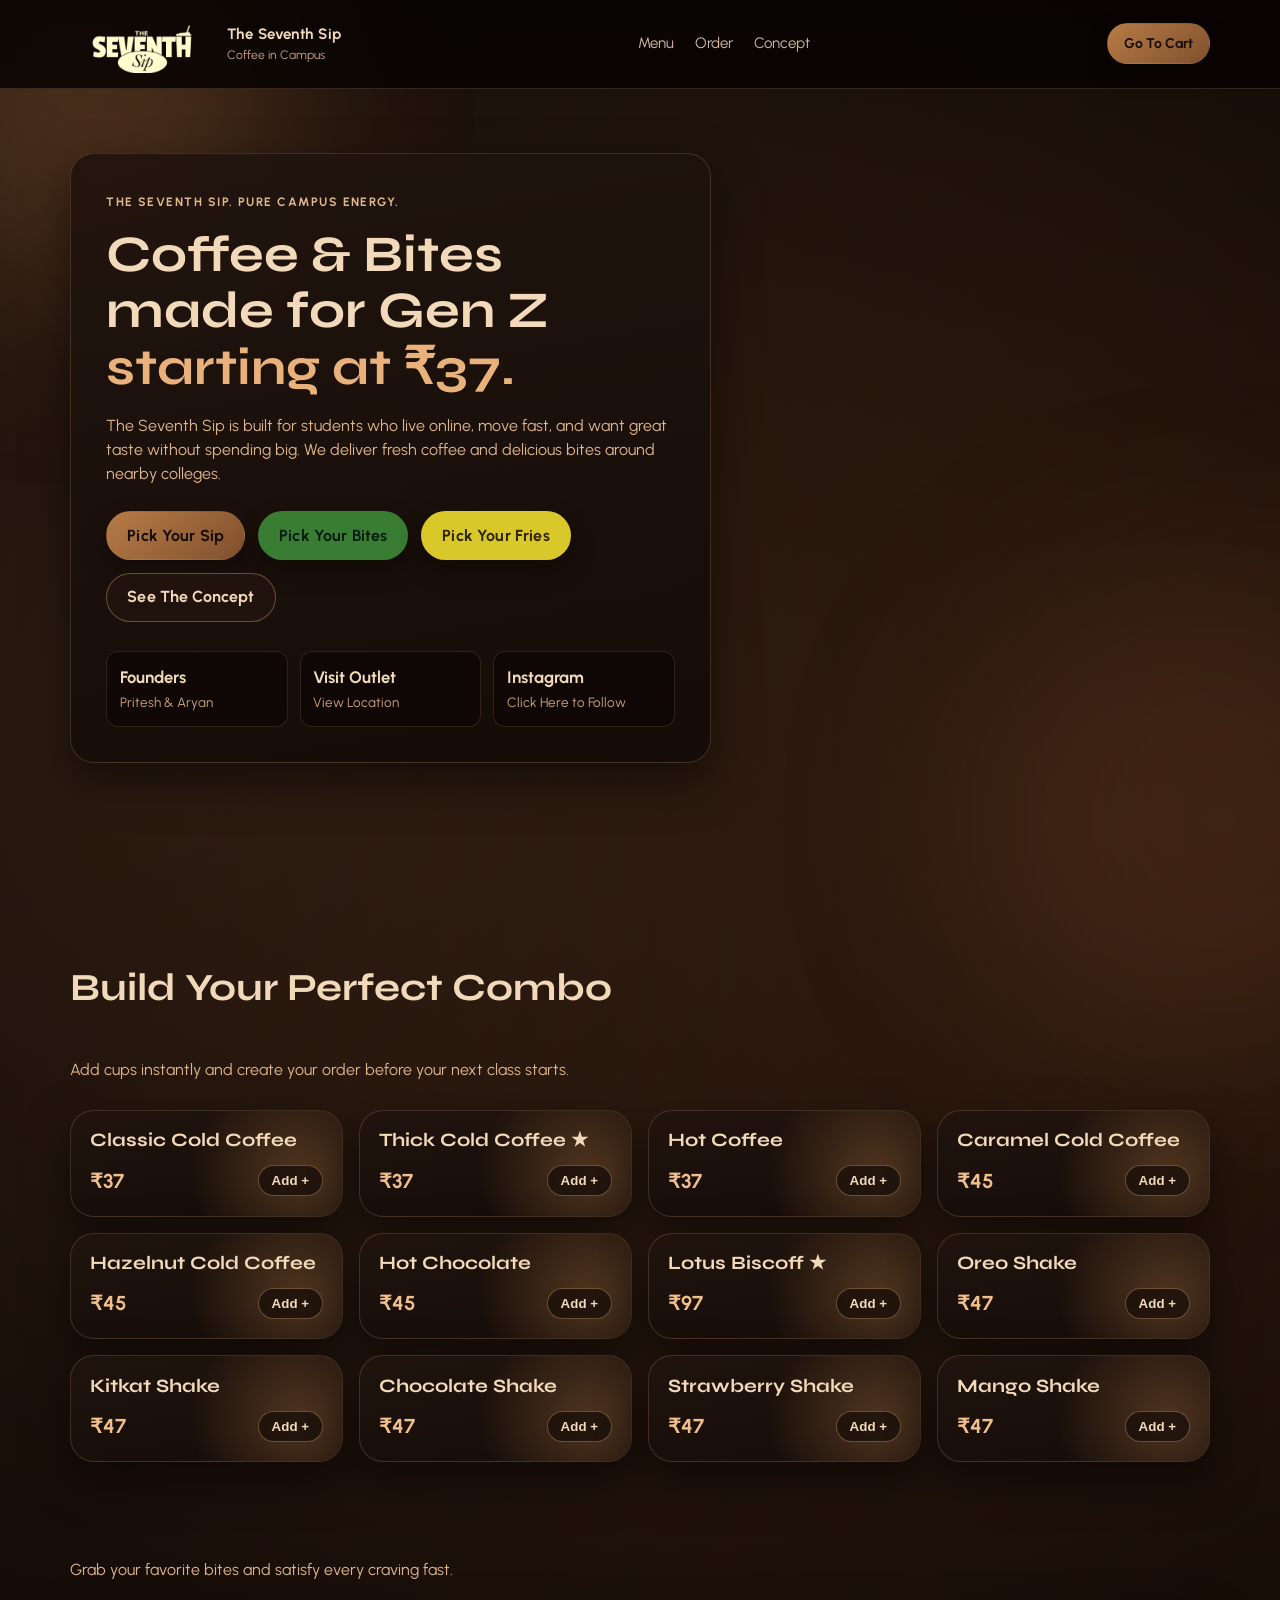
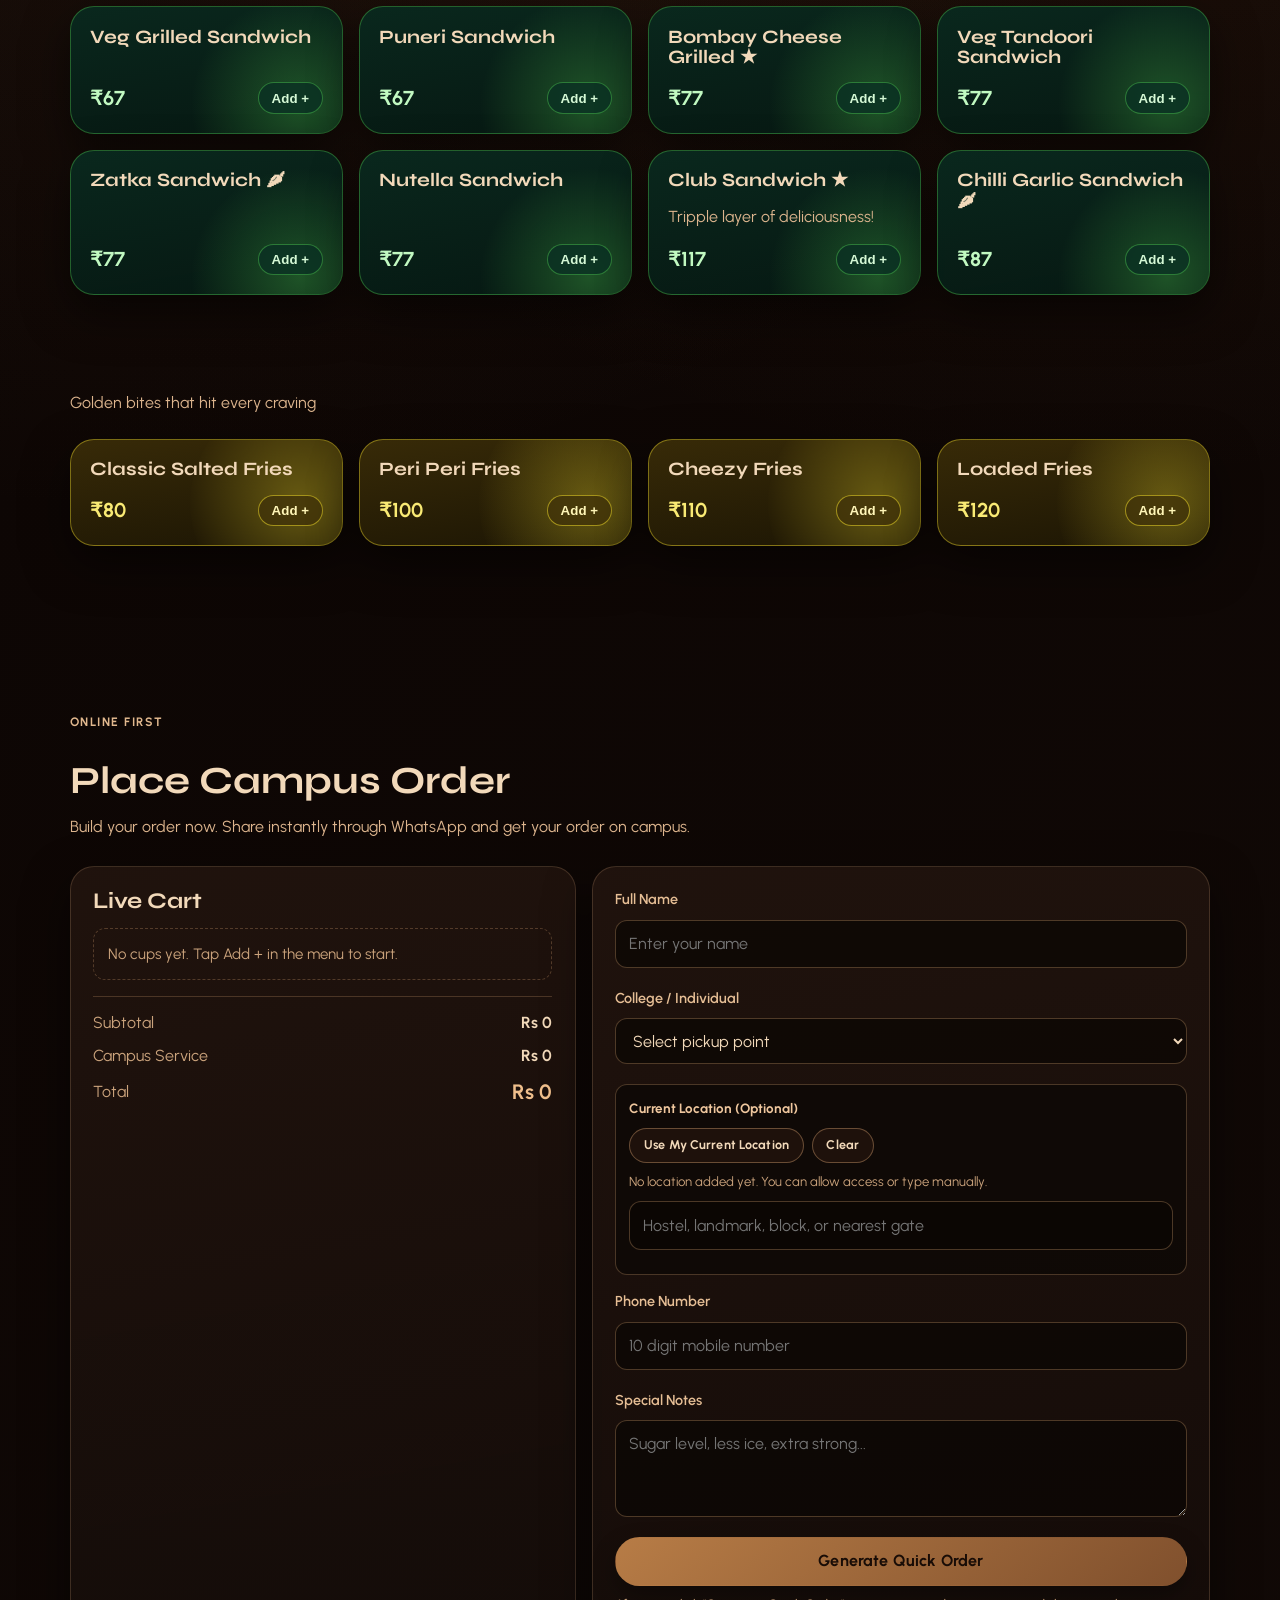
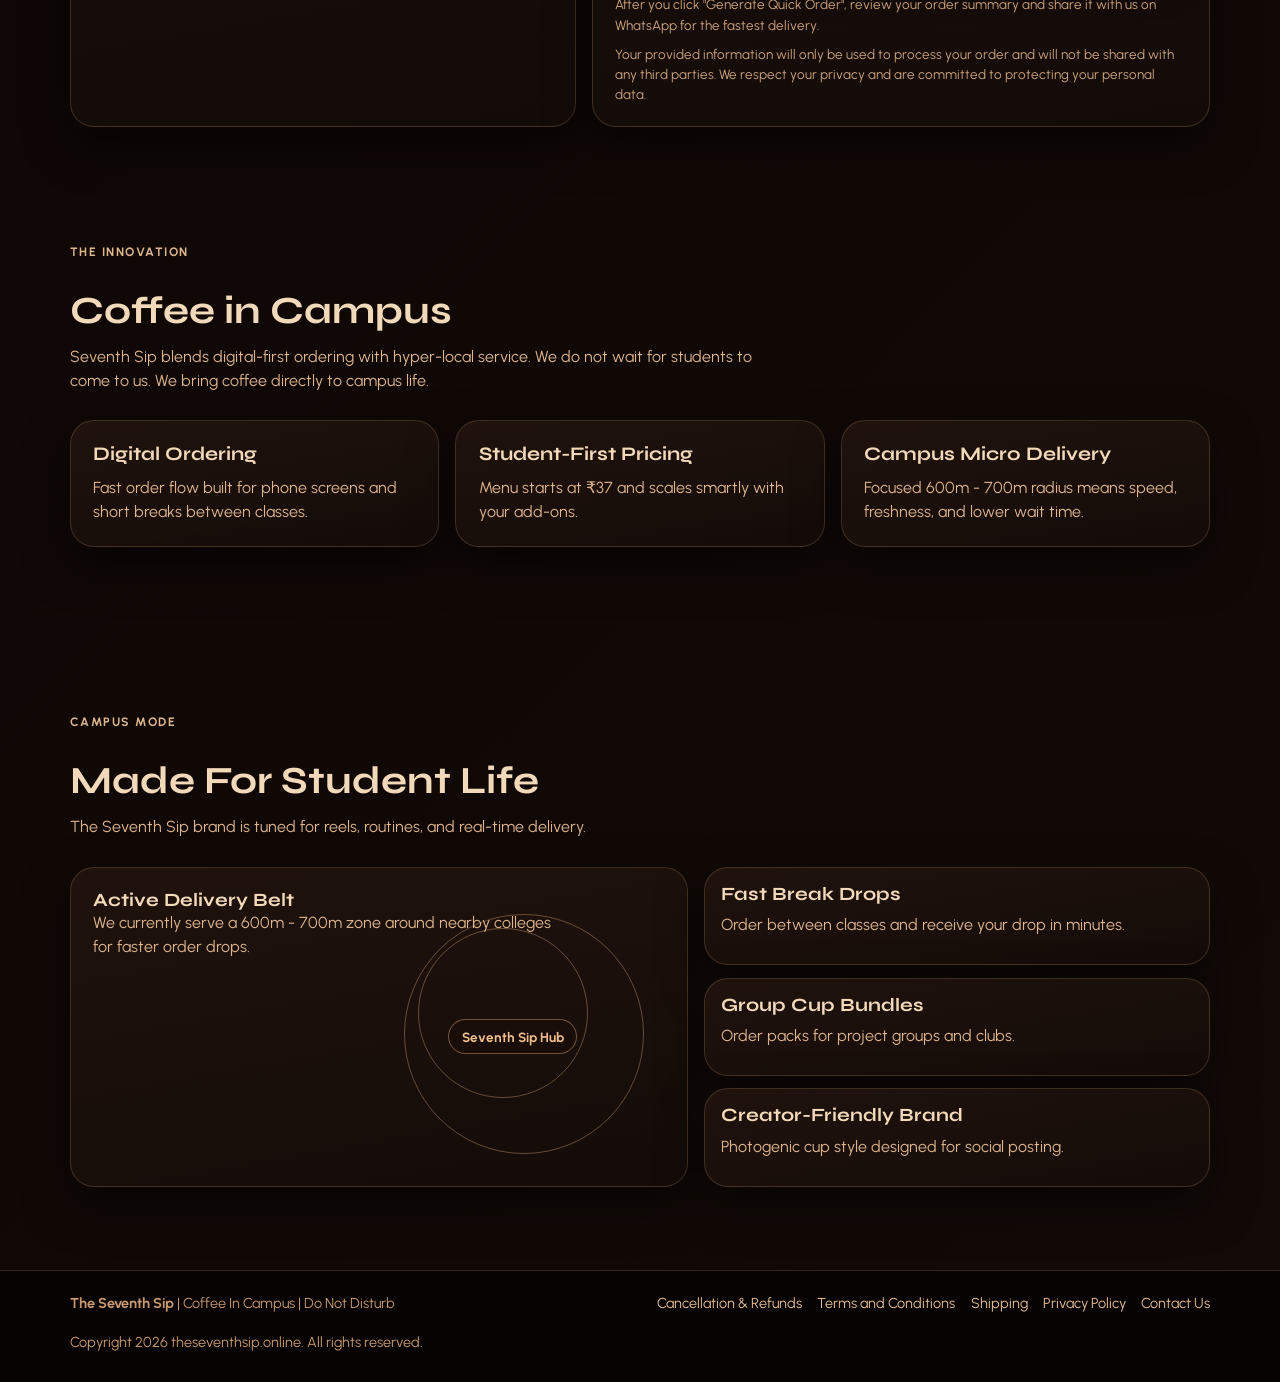
<file: index.html>
<!DOCTYPE html>
<html lang="en">

<head>
    <meta charset="UTF-8" />
    <meta name="viewport" content="width=device-width, initial-scale=1.0, shrink-to-fit=no" />

    <title>The Seventh Sip | Coffee in Campus</title>

    <meta name="description"
        content="The Seventh Sip is a Gen Z coffee concept delivering to campus within 600-700 meters. Prices start at Rs 37 with fast online ordering." />
    <meta name="keywords" content="coffee, campus, Gen Z, online ordering, fast delivery" />

    <meta name="author" content="The Seventh Sip" />

    <link rel="preconnect" href="https://fonts.googleapis.com" />
    <link rel="preconnect" href="https://fonts.gstatic.com" crossorigin />
    <link
        href="https://fonts.googleapis.com/css2?family=Syne:wght@500;700;800&family=Urbanist:wght@400;500;600;700&display=swap"
        rel="stylesheet" />
    <link rel="stylesheet" href="styles.css" />
    <link rel="shortcut icon" href="images/favicon.ico" type="image/x-icon">
</head>

<body>
    <div class="bg-blur bg-blur-1" aria-hidden="true"></div>
    <div class="bg-blur bg-blur-2" aria-hidden="true"></div>

    <header class="topbar">
        <div class="container topbar-inner">
            <a href="#home" class="brand" aria-label="The Seventh Sip Home">
                <img src="images/light_logo2.png" alt="The Seventh Sip logo" class="brand-logo" />
                <span class="brand-copy">
                    <strong>The Seventh Sip</strong>
                    <small>Coffee in Campus</small>
                </span>
            </a>

            <nav class="main-nav" aria-label="Main Navigation">
                <a href="#menu">Menu</a>
                <a href="#ordering">Order</a>
                <a href="#concept">Concept</a>
                <!-- <a href="#campus">Campus Mode</a> -->
            </nav>

            <a class="btn btn-solid btn-small" href="#ordering">Go To Cart</a>
        </div>
    </header>

    <main id="home">
        <section class="hero section">
            <div class="container hero-grid">
                <div class="hero-copy reveal">
                    <p class="eyebrow">The Seventh Sip. Pure Campus Energy.</p>
                    <h1>
                        Coffee & Bites made for Gen Z
                        <span>starting at &#8377;37.</span>
                    </h1>
                    <p>
                        The Seventh Sip is built for students who live online, move fast, and want great taste
                        without spending big. We deliver fresh coffee and delicious bites around nearby colleges.
                    </p>
                    <div class="hero-actions">
                        <a class="btn btn-solid" href="#menu">Pick Your Sip</a>
                        <a class="btn btn-solid" href="#bites">Pick Your Bites</a>
                        <a class="btn btn-solid" href="#fries">Pick Your Fries</a>
                        <a class="btn btn-ghost" href="#concept">See The Concept</a>
                    </div>
                    <ul class="metric-row" aria-label="Business Metrics">
                        <li>
                            <strong>Founders</strong>
                            <span>Pritesh & Aryan</span>
                        </li>

                        <li>
                            <strong>Visit Outlet</strong>
                            <span>View Location</span>
                        </li>

                        <li>
                            <strong>Instagram</strong>
                            <span><a class="metric-link" href="https://www.instagram.com/cafeseventhsip/"
                                    target="_blank" rel="noopener noreferrer">Click Here to Follow</a></span>
                        </li>
                    </ul>
                </div>

                <!-- <aside class="hero-panel reveal" aria-label="Seventh Sip pricing ladder">
                    <h2>Seventh Sip Ladder</h2>
                    <p>Simple pricing rhythm for every mood and every budget.</p>
                    <ul class="price-ladder">
                        <li><span>Starter Shot</span><strong>&#8377;7</strong></li>
                        <li><span>Classic Campus Cup</span><strong>&#8377;27</strong></li>
                        <li><span>Late Night Brew</span><strong>&#8377;37</strong></li>
                        <li><span>Power Sip</span><strong>&#8377;57</strong></li>
                        <li><span>Creator Fuel</span><strong>&#8377;77+</strong></li>
                    </ul>
                    <div class="hero-note">Coffee in Campus is live and growing cup by cup.</div>
                </aside> -->
            </div>
        </section>




        <section id="menu" class="section menu">
            <div class="container">
                <div class="section-head reveal">
                    <br>
                    <h2>Build Your Perfect Combo</h2>
                    <br>
                    <!-- <p class="eyebrow">Coffee Drop</p> -->
                    <p>Add cups instantly and create your order before your next class starts.</p>
                </div>

                <!-- coffees and shakes -->

                <div id="coffeeShakesMenu" class="menu-grid">
                    <article class="menu-card reveal" data-name="Classic Cold Coffee" data-price="37">
                        <h3>Classic Cold Coffee</h3>
                        <!-- <p>Mini espresso style hit for early lecture survival.</p> -->
                        <div class="menu-foot">
                            <strong>&#8377;37</strong>
                            <button class="add-btn" type="button">Add +</button>
                        </div>
                    </article>

                    <article class="menu-card reveal" data-name="Thick Cold Coffee" data-price="37">
                        <h3>Thick Cold Coffee ★</h3>
                        <!-- <p>Chilled, creamy, and perfect for cafeteria hangs.</p> -->
                        <div class="menu-foot">
                            <strong>&#8377;37</strong>
                            <button class="add-btn" type="button">Add +</button>
                        </div>
                    </article>

                    <article class="menu-card reveal" data-name="Hot Coffee" data-price="37">
                        <h3>Hot Coffee</h3>
                        <!-- <p>Soft sweetness layered with bold Seventh Sip espresso.</p> -->
                        <div class="menu-foot">
                            <strong>&#8377;37</strong>
                            <button class="add-btn" type="button">Add +</button>
                        </div>
                    </article>

                    <article class="menu-card reveal" data-name="Caramel Cold Coffee" data-price="45">
                        <h3>Caramel Cold Coffee</h3>
                        <!-- <p>Rich foam and deeper roast for focus mode.</p> -->
                        <div class="menu-foot">
                            <strong>&#8377;45</strong>
                            <button class="add-btn" type="button">Add +</button>
                        </div>
                    </article>

                    <article class="menu-card reveal" data-name="Hazelnut Cold Coffee" data-price="45">
                        <h3>Hazelnut Cold Coffee</h3>
                        <!-- <p>Chocolate + coffee combo for project grind sessions.</p> -->
                        <div class="menu-foot">
                            <strong>&#8377;45</strong>
                            <button class="add-btn" type="button">Add +</button>
                        </div>
                    </article>

                    <article class="menu-card reveal" data-name="Hot Chocolate" data-price="45">
                        <h3>Hot Chocolate</h3>
                        <!-- <p>High-energy cold brew for reels, edits, and deadlines.</p> -->
                        <div class="menu-foot">
                            <strong>&#8377;45</strong>
                            <button class="add-btn" type="button">Add +</button>
                        </div>
                    </article>

                    <article class="menu-card reveal" data-name="Lotus Biscoff" data-price="97">
                        <h3>Lotus Biscoff ★</h3>
                        <!-- <p>House special with creamy top and dark roast depth.</p> -->
                        <div class="menu-foot">
                            <strong>&#8377;97</strong>
                            <button class="add-btn" type="button">Add +</button>
                        </div>
                    </article>

                    <article class="menu-card reveal" data-name="Oreo Shake" data-price="47">
                        <h3>Oreo Shake</h3>
                        <div class="menu-foot">
                            <strong>&#8377;47</strong>
                            <button class="add-btn" type="button">Add +</button>
                        </div>
                    </article>

                    <article class="menu-card reveal" data-name="Kitkat Shake" data-price="47">
                        <h3>Kitkat Shake</h3>
                        <div class="menu-foot">
                            <strong>&#8377;47</strong>
                            <button class="add-btn" type="button">Add +</button>
                        </div>
                    </article>
                    <article class="menu-card reveal" data-name="Chocolate Shake" data-price="47">
                        <h3>Chocolate Shake</h3>
                        <div class="menu-foot">
                            <strong>&#8377;47</strong>
                            <button class="add-btn" type="button">Add +</button>
                        </div>
                    </article>
                    <article class="menu-card reveal" data-name="Strawberry Shake" data-price="47">
                        <h3>Strawberry Shake</h3>
                        <div class="menu-foot">
                            <strong>&#8377;47</strong>
                            <button class="add-btn" type="button">Add +</button>
                        </div>
                    </article>
                    <article class="menu-card reveal" data-name="Mango Shake" data-price="47">
                        <h3>Mango Shake</h3>
                        <div class="menu-foot">
                            <strong>&#8377;47</strong>
                            <button class="add-btn" type="button">Add +</button>
                        </div>
                    </article>

                </div>

                <!-- bites -->

                <br id="bites">
                <br>
                <br>
                <br>
                <p>Grab your favorite bites and satisfy every craving fast.</p>

                <br>

                <div id="bitesMenu" class="menu-grid">
                    <article class="menu-card reveal" data-name="Veg Grilled Sandwich" data-price="67">
                        <h3>Veg Grilled Sandwich</h3>
                        <!-- <p>Mini espresso style hit for early lecture survival.</p> -->
                        <div class="menu-foot">
                            <strong>&#8377;67</strong>
                            <button class="add-btn" type="button">Add +</button>
                        </div>
                    </article>

                    <article class="menu-card reveal" data-name="Puneri Sandwich" data-price="67">
                        <h3>Puneri Sandwich</h3>
                        <!-- <p>Chilled, creamy, and perfect for cafeteria hangs.</p> -->
                        <div class="menu-foot">
                            <strong>&#8377;67</strong>
                            <button class="add-btn" type="button">Add +</button>
                        </div>
                    </article>

                    <article class="menu-card reveal" data-name="Bombay Cheese Grilled" data-price="77">
                        <h3>Bombay Cheese Grilled ★</h3>
                        <!-- <p>Soft sweetness layered with bold Seventh Sip espresso.</p> -->
                        <div class="menu-foot">
                            <strong>&#8377;77</strong>
                            <button class="add-btn" type="button">Add +</button>
                        </div>
                    </article>

                    <article class="menu-card reveal" data-name="Veg Tandoori Sandwich" data-price="77">
                        <h3>Veg Tandoori Sandwich</h3>
                        <!-- <p>Rich foam and deeper roast for focus mode.</p> -->
                        <div class="menu-foot">
                            <strong>&#8377;77</strong>
                            <button class="add-btn" type="button">Add +</button>
                        </div>
                    </article>

                    <article class="menu-card reveal" data-name="Zatka Sandwich" data-price="77">
                        <h3>Zatka Sandwich 🌶</h3>
                        <!-- <p>Chocolate + coffee combo for project grind sessions.</p> -->
                        <div class="menu-foot">
                            <strong>&#8377;77</strong>
                            <button class="add-btn" type="button">Add +</button>
                        </div>
                    </article>

                    <article class="menu-card reveal" data-name="Nutella Sandwich" data-price="77">
                        <h3>Nutella Sandwich</h3>
                        <!-- <p>High-energy cold brew for reels, edits, and deadlines.</p> -->
                        <div class="menu-foot">
                            <strong>&#8377;77</strong>
                            <button class="add-btn" type="button">Add +</button>
                        </div>
                    </article>

                    <article class="menu-card reveal" data-name="Club Sandwich" data-price="117">
                        <h3>Club Sandwich ★</h3>
                        <p>Tripple layer of deliciousness!</p>
                        <div class="menu-foot">
                            <strong>&#8377;117</strong>
                            <button class="add-btn" type="button">Add +</button>
                        </div>
                    </article>

                    <article class="menu-card reveal" data-name="Chilli Garlic Sandwich" data-price="87">
                        <h3>Chilli Garlic Sandwich 🌶</h3>
                        <div class="menu-foot">
                            <strong>&#8377;87</strong>
                            <button class="add-btn" type="button">Add +</button>
                        </div>
                    </article>

                </div>

                <!-- fries -->

                <br id="fries">
                <br>
                <br>
                <br>
                <p>Golden bites that hit every craving</p>

                <br>

                <div id="friesMenu" class="menu-grid">
                    <article class="menu-card reveal" data-name="Classic Salted Fries" data-price="80">
                        <h3>Classic Salted Fries</h3>
                        <!-- <p>Mini espresso style hit for early lecture survival.</p> -->
                        <div class="menu-foot">
                            <strong>&#8377;80</strong>
                            <button class="add-btn" type="button">Add +</button>
                        </div>
                    </article>

                    <article class="menu-card reveal" data-name="Peri Peri Fries" data-price="100">
                        <h3>Peri Peri Fries</h3>
                        <!-- <p>Chilled, creamy, and perfect for cafeteria hangs.</p> -->
                        <div class="menu-foot">
                            <strong>&#8377;100</strong>
                            <button class="add-btn" type="button">Add +</button>
                        </div>
                    </article>

                    <article class="menu-card reveal" data-name="Cheezy Fries" data-price="110">
                        <h3>Cheezy Fries</h3>
                        <!-- <p>Soft sweetness layered with bold Seventh Sip espresso.</p> -->
                        <div class="menu-foot">
                            <strong>&#8377;110</strong>
                            <button class="add-btn" type="button">Add +</button>
                        </div>
                    </article>

                    <article class="menu-card reveal" data-name="Loaded Fries" data-price="120">
                        <h3>Loaded Fries</h3>
                        <!-- <p>Rich foam and deeper roast for focus mode.</p> -->
                        <div class="menu-foot">
                            <strong>&#8377;120</strong>
                            <button class="add-btn" type="button">Add +</button>
                        </div>
                    </article>



                </div>



            </div>
        </section>

        <section id="ordering" class="section ordering">
            <div class="container">
                <div class="section-head reveal">
                    <p class="eyebrow">Online First</p>
                    <h2>Place Campus Order</h2>
                    <p>Build your order now. Share instantly through WhatsApp and get your order on campus.</p>
                </div>

                <div class="ordering-layout">
                    <aside class="cart-panel reveal" aria-live="polite">
                        <h3>Live Cart</h3>
                        <ul id="cartItems" class="cart-items">
                            <li class="cart-empty">Empty Cart!. Tap Add + in the menu to start.</li>
                        </ul>

                        <div class="bill-panel">
                            <div>
                                <span>Subtotal</span>
                                <strong id="subtotal">&#8377;0</strong>
                            </div>
                            <div>
                                <span>Campus Service</span>
                                <strong id="serviceFee">&#8377;0</strong>
                            </div>
                            <div class="bill-total">
                                <span>Total</span>
                                <strong id="grandTotal">&#8377;0</strong>
                            </div>
                        </div>
                    </aside>

                    <form id="orderForm" class="order-form reveal">
                        <label for="studentName">Full Name</label>
                        <input id="studentName" name="studentName" type="text" placeholder="Enter your name" required />

                        <label for="collegeName">College / Individual</label>
                        <select id="collegeName" name="collegeName" required>
                            <option value="">Select pickup point</option>
                            <option>DY Patil International University, Akurdi</option>
                            <option>PCET / PCCOE, Akurdi</option>
                            <option>Individual</option>
                        </select>

                        <div id="dropSpotContainer">
                            <label for="dropSpot">Drop Spot</label>
                            <select id="dropSpot" name="dropSpot">
                              <option value="">Select pickup point</option>
                              <option>Main Gate</option>
                            </select>
                          </div>

                        <div class="location-access-box locationAccess" aria-label="Location access">
                            <label for="locationAddress">Current Location (Optional)</label>
                            <div class="location-actions">
                                <button id="detectLocationBtn" class="btn btn-ghost location-action-btn"
                                    type="button">Use
                                    My Current Location</button>
                                <button id="clearLocationBtn" class="btn btn-ghost location-clear-btn"
                                    type="button">Clear</button>
                            </div>
                            <p id="locationStatus" class="location-status" aria-live="polite">No location added yet. You
                                can
                                allow access or type manually.</p>
                            <input id="locationAddress" name="locationAddress" type="text"
                                placeholder="Hostel, landmark, block, or nearest gate" autocomplete="street-address" />
                            <input id="locationCoords" name="locationCoords" type="hidden" />
                        </div>

                        <label for="phoneNumber">Phone Number</label>
                        <input id="phoneNumber" name="phoneNumber" type="tel" placeholder="10 digit mobile number"
                            pattern="[0-9]{10}" required />

                        <label for="orderNote">Special Notes</label>
                        <textarea id="orderNote" name="orderNote" rows="3"
                            placeholder="Sugar level, less ice, extra strong..."></textarea>

                        <input id="orderSummary" name="orderSummary" type="hidden" />

                        <button class="btn btn-solid" type="submit">Generate Quick Order</button>
                        <p class="form-hint">
                            After you click "Generate Quick Order", review your order summary and share it with us
                            on
                            WhatsApp for the fastest delivery.

                        </p>
                        <p class="form-hint">
                            Your provided information will only be used to process your order and will not be shared
                            with any third parties. We respect your privacy and are committed to protecting your
                            personal data.
                        </p>
                    </form>
                </div>
            </div>
        </section>


        <section id="concept" class="section concept">
            <div class="container">
                <div class="section-head reveal">
                    <p class="eyebrow">The Innovation</p>
                    <h2>Coffee in Campus</h2>
                    <p>
                        Seventh Sip blends digital-first ordering with hyper-local service. We do not wait for
                        students
                        to come to us. We bring coffee directly to campus life.
                    </p>
                </div>

                <div class="concept-cards">
                    <article class="concept-card reveal">
                        <h3>Digital Ordering</h3>
                        <p>Fast order flow built for phone screens and short breaks between classes.</p>
                    </article>
                    <article class="concept-card reveal">
                        <h3>Student-First Pricing</h3>
                        <p>Menu starts at &#8377;37 and scales smartly with your add-ons.</p>
                    </article>
                    <article class="concept-card reveal">
                        <h3>Campus Micro Delivery</h3>
                        <p>Focused 600m - 700m radius means speed, freshness, and lower wait time.</p>
                    </article>
                </div>
            </div>
        </section>

        <section id="campus" class="section campus">
            <div class="container">
                <div class="section-head reveal">
                    <p class="eyebrow">Campus Mode</p>
                    <h2>Made For Student Life</h2>
                    <p>The Seventh Sip brand is tuned for reels, routines, and real-time delivery.</p>
                </div>

                <div class="campus-layout">
                    <div class="campus-map reveal">
                        <h3>Active Delivery Belt</h3>
                        <p>We currently serve a 600m - 700m zone around nearby colleges for faster order drops.</p>
                        <div class="zone-ring zone-ring-1"></div>
                        <div class="zone-ring zone-ring-2"></div>
                        <div class="zone-center">Seventh Sip Hub</div>
                    </div>

                    <div class="campus-points">
                        <article class="point-card reveal">
                            <h3>Fast Break Drops</h3>
                            <p>Order between classes and receive your drop in minutes.</p>
                        </article>
                        <article class="point-card reveal">
                            <h3>Group Cup Bundles</h3>
                            <p>Order packs for project groups and clubs.</p>
                        </article>
                        <article class="point-card reveal">
                            <h3>Creator-Friendly Brand</h3>
                            <p>Photogenic cup style designed for social posting.</p>
                        </article>
                    </div>
                </div>
            </div>
        </section>
    </main>


    <footer class="site-footer">
        <div class="container footer-inner">
            <p><strong>The Seventh Sip</strong> | Coffee In Campus | Do Not Disturb</p>

            <nav class="footer-links" aria-label="Legal and support pages">
                <a href="cancellation-refunds.html" target="_blank">Cancellation &amp; Refunds</a>
                <a href="terms-and-conditions.html" target="_blank">Terms and Conditions</a>
                <a href="shipping.html" target="_blank">Shipping</a>
                <a href="privacy-policy.html" target="_blank">Privacy Policy</a>
                <a href="contact-us.html" target="_blank">Contact Us</a>
            </nav>

            <p>Copyright <span id="year"></span> theseventhsip.online. All rights reserved.</p>
        </div>
    </footer>

    <div id="floatingCartBar" class="floating-cart-bar" aria-hidden="true">
        <div class="floating-cart-meta" aria-live="polite" aria-atomic="true">
            <span id="floatingCartCount">0 items</span>
            <strong id="floatingCartTotal">Rs 0</strong>
        </div>
        <a href="#ordering" class="floating-cart-cta">Go To Cart</a>
    </div>

    <div id="addonModal" class="modal" aria-hidden="true" role="dialog" aria-labelledby="addonModalTitle">
        <div class="modal-content addon-modal-content">
            <h3 id="addonModalTitle">Customize Your Cup</h3>
            <p class="add-on-intro">Pick add-ons for <strong id="addonDrinkName">your drink</strong></p>

            <form id="addonForm" class="add-on-form">
                <div class="add-on-list">
                    <label class="add-on-item" for="addonChocolateCrush">
                        <input id="addonChocolateCrush" type="checkbox" name="addon" value="chocolate-crush" />
                        <span>Chocolate Crush <em>+Rs 5</em></span>
                    </label>

                    <label class="add-on-item" for="addonExtraCheese">
                        <input id="addonExtraCheese" type="checkbox" name="addon" value="extra-cheese" />
                        <span>Extra Cheese <em>+Rs 10</em></span>
                    </label>
                </div>

                <div class="modal-actions">
                    <button class="btn btn-solid" type="submit">Add To Cart</button>
                    <button id="skipAddOnBtn" class="btn btn-ghost" type="button">No Add-ons</button>
                    <button id="closeAddOnBtn" class="btn btn-ghost" type="button">Cancel</button>
                </div>
            </form>
        </div>
    </div>

    <div id="orderModal" class="modal" aria-hidden="true" role="dialog" aria-labelledby="modalTitle">
        <div class="modal-content">
            <h3 id="modalTitle">Order Draft Ready</h3>
            <p>Review this message and send it to The Seventh Sip.</p>
            <pre id="orderPreview"></pre>
            <div class="modal-actions">
                <a id="whatsappLink" class="btn btn-solid" href="#" target="_blank" rel="noopener noreferrer">Send on
                    WhatsApp</a>
                <button id="copyOrderBtn" class="btn btn-ghost" type="button">Copy Text</button>
                <button id="closeModalBtn" class="btn btn-ghost" type="button">Close</button>
            </div>
        </div>
    </div>

    <script src="script.js"></script>
</body>

</html>
</file>
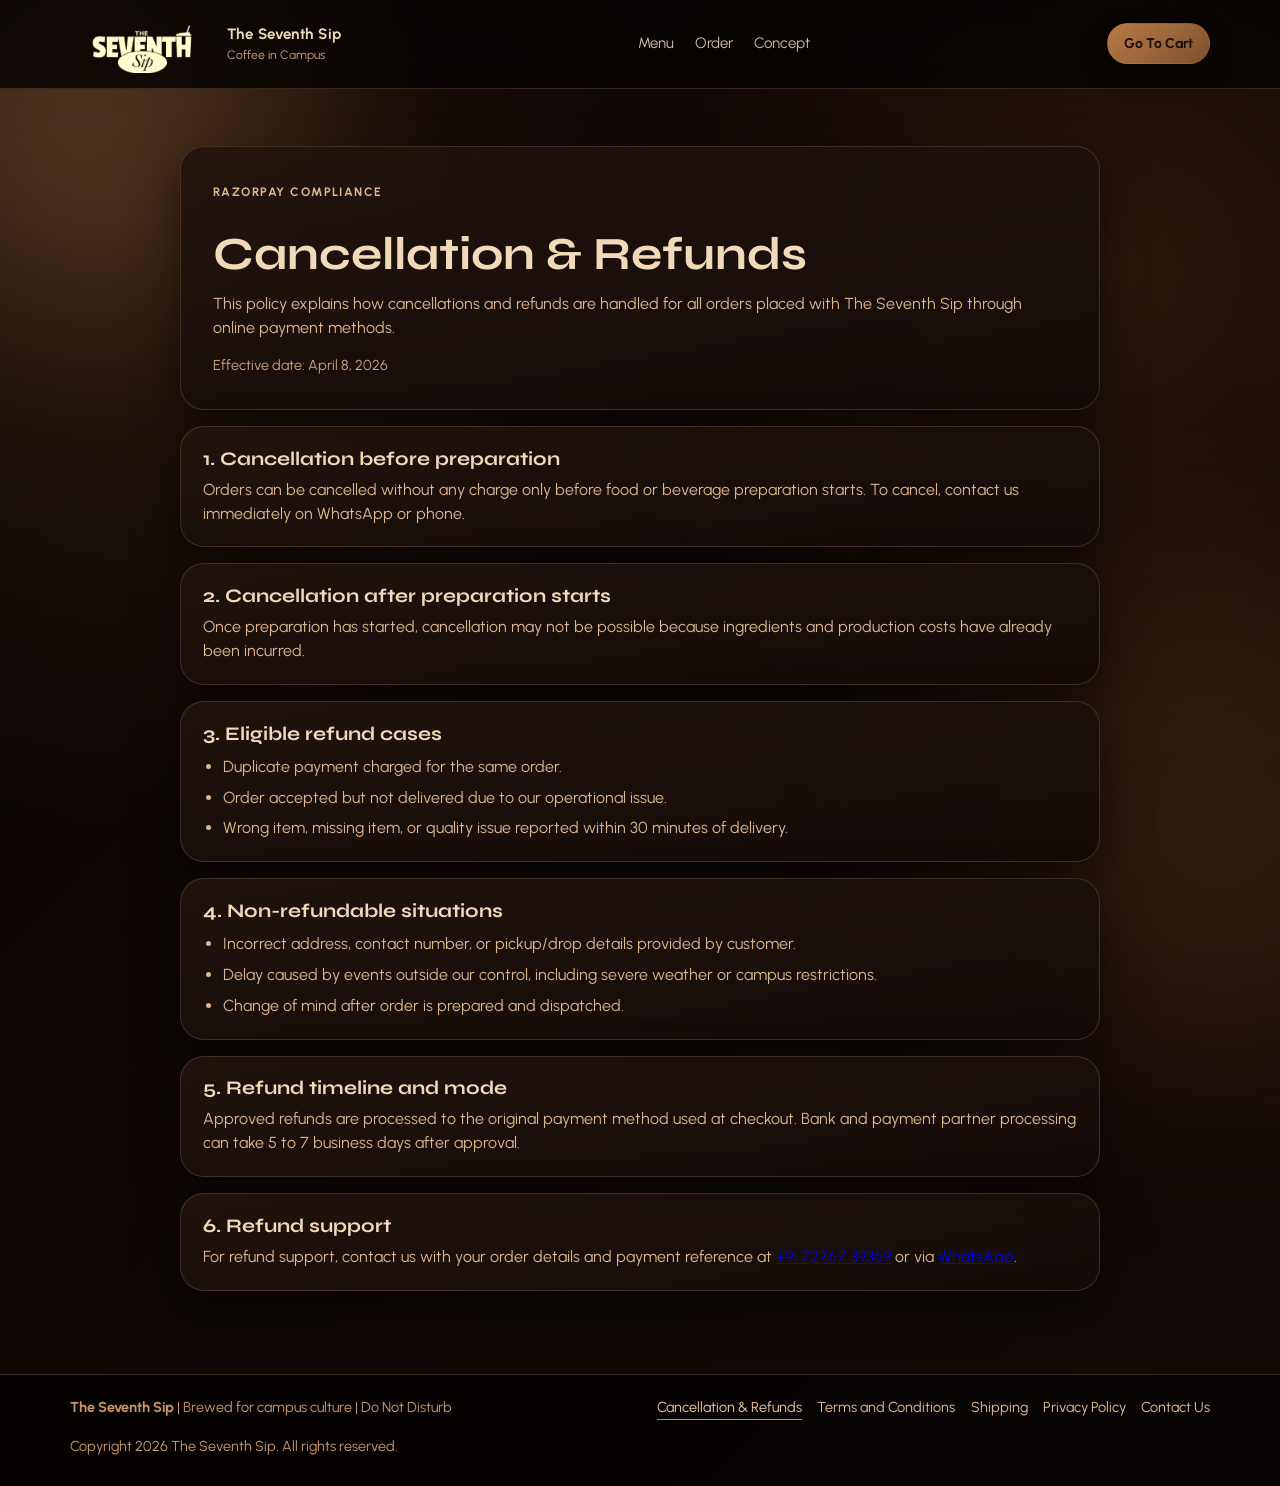
<file: cancellation-refunds.html>
<!DOCTYPE html>
<html lang="en">

<head>
    <meta charset="UTF-8" />
    <meta name="viewport" content="width=device-width, initial-scale=1.0, shrink-to-fit=no" />

    <title>Cancellation &amp; Refunds | The Seventh Sip</title>
    <meta name="description"
        content="Read The Seventh Sip cancellation and refund policy for campus orders paid through online checkout." />

    <link rel="preconnect" href="https://fonts.googleapis.com" />
    <link rel="preconnect" href="https://fonts.gstatic.com" crossorigin />
    <link
        href="https://fonts.googleapis.com/css2?family=Syne:wght@500;700;800&family=Urbanist:wght@400;500;600;700&display=swap"
        rel="stylesheet" />
    <link rel="stylesheet" href="styles.css" />
    <link rel="shortcut icon" href="images/favicon.ico" type="image/x-icon" />
</head>

<body>
    <div class="bg-blur bg-blur-1" aria-hidden="true"></div>
    <div class="bg-blur bg-blur-2" aria-hidden="true"></div>

    <header class="topbar">
        <div class="container topbar-inner">
            <a href="index.html#home" class="brand" aria-label="The Seventh Sip Home">
                <img src="images/light_logo2.png" alt="The Seventh Sip logo" class="brand-logo" />
                <span class="brand-copy">
                    <strong>The Seventh Sip</strong>
                    <small>Coffee in Campus</small>
                </span>
            </a>

            <nav class="main-nav" aria-label="Main Navigation">
                <a href="index.html#menu">Menu</a>
                <a href="index.html#ordering">Order</a>
                <a href="index.html#concept">Concept</a>
            </nav>

            <a class="btn btn-solid btn-small" href="index.html#ordering">Go To Cart</a>
        </div>
    </header>

    <main class="policy-page-main">
        <section class="container policy-stack">
            <article class="policy-intro">
                <p class="eyebrow">Razorpay Compliance</p>
                <h1>Cancellation &amp; Refunds</h1>
                <p>
                    This policy explains how cancellations and refunds are handled for all orders placed with The
                    Seventh Sip through online payment methods.
                </p>
                <p class="policy-meta">Effective date: April 8, 2026</p>
            </article>

            <article class="policy-card">
                <h2>1. Cancellation before preparation</h2>
                <p>
                    Orders can be cancelled without any charge only before food or beverage preparation starts. To
                    cancel, contact us immediately on WhatsApp or phone.
                </p>
            </article>

            <article class="policy-card">
                <h2>2. Cancellation after preparation starts</h2>
                <p>
                    Once preparation has started, cancellation may not be possible because ingredients and production
                    costs have already been incurred.
                </p>
            </article>

            <article class="policy-card">
                <h2>3. Eligible refund cases</h2>
                <ul>
                    <li>Duplicate payment charged for the same order.</li>
                    <li>Order accepted but not delivered due to our operational issue.</li>
                    <li>Wrong item, missing item, or quality issue reported within 30 minutes of delivery.</li>
                </ul>
            </article>

            <article class="policy-card">
                <h2>4. Non-refundable situations</h2>
                <ul>
                    <li>Incorrect address, contact number, or pickup/drop details provided by customer.</li>
                    <li>Delay caused by events outside our control, including severe weather or campus restrictions.
                    </li>
                    <li>Change of mind after order is prepared and dispatched.</li>
                </ul>
            </article>

            <article class="policy-card">
                <h2>5. Refund timeline and mode</h2>
                <p>
                    Approved refunds are processed to the original payment method used at checkout. Bank and payment
                    partner processing can take 5 to 7 business days after approval.
                </p>
            </article>

            <article class="policy-card">
                <h2>6. Refund support</h2>
                <p>
                    For refund support, contact us with your order details and payment reference at
                    <a href="tel:+917276739369">+91 72767 39369</a> or via
                    <a href="https://wa.me/917276739369" target="_blank" rel="noopener noreferrer">WhatsApp</a>.
                </p>
            </article>
        </section>
    </main>

    <footer class="site-footer">
        <div class="container footer-inner">
            <p><strong>The Seventh Sip</strong> | Brewed for campus culture | Do Not Disturb</p>

            <nav class="footer-links" aria-label="Legal and support pages">
                <a href="cancellation-refunds.html" aria-current="page">Cancellation &amp; Refunds</a>
                <a href="terms-and-conditions.html">Terms and Conditions</a>
                <a href="shipping.html">Shipping</a>
                <a href="privacy-policy.html">Privacy Policy</a>
                <a href="contact-us.html">Contact Us</a>
            </nav>

            <p>Copyright <span id="year"></span> The Seventh Sip. All rights reserved.</p>
        </div>
    </footer>

    <script>
        const yearElement = document.getElementById("year");
        if (yearElement) {
            yearElement.textContent = String(new Date().getFullYear());
        }
    </script>
</body>

</html>
</file>
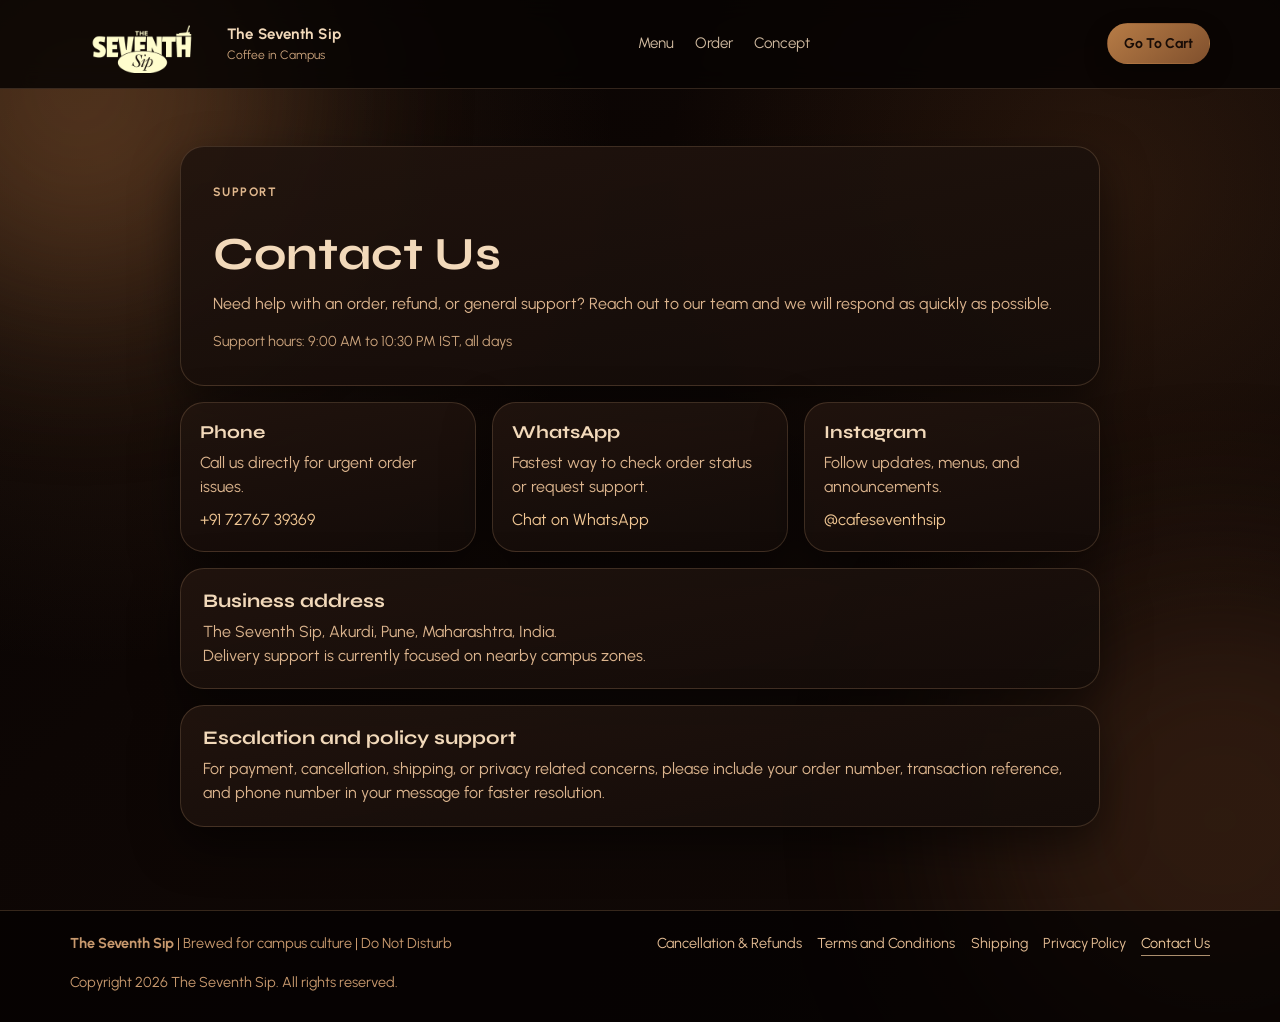
<file: contact-us.html>
<!DOCTYPE html>
<html lang="en">

<head>
    <meta charset="UTF-8" />
    <meta name="viewport" content="width=device-width, initial-scale=1.0, shrink-to-fit=no" />

    <title>Contact Us | The Seventh Sip</title>
    <meta name="description"
        content="Contact The Seventh Sip for order support, refunds, feedback, and partnership inquiries." />

    <link rel="preconnect" href="https://fonts.googleapis.com" />
    <link rel="preconnect" href="https://fonts.gstatic.com" crossorigin />
    <link
        href="https://fonts.googleapis.com/css2?family=Syne:wght@500;700;800&family=Urbanist:wght@400;500;600;700&display=swap"
        rel="stylesheet" />
    <link rel="stylesheet" href="styles.css" />
    <link rel="shortcut icon" href="images/favicon.ico" type="image/x-icon" />
</head>

<body>
    <div class="bg-blur bg-blur-1" aria-hidden="true"></div>
    <div class="bg-blur bg-blur-2" aria-hidden="true"></div>

    <header class="topbar">
        <div class="container topbar-inner">
            <a href="index.html#home" class="brand" aria-label="The Seventh Sip Home">
                <img src="images/light_logo2.png" alt="The Seventh Sip logo" class="brand-logo" />
                <span class="brand-copy">
                    <strong>The Seventh Sip</strong>
                    <small>Coffee in Campus</small>
                </span>
            </a>

            <nav class="main-nav" aria-label="Main Navigation">
                <a href="index.html#menu">Menu</a>
                <a href="index.html#ordering">Order</a>
                <a href="index.html#concept">Concept</a>
            </nav>

            <a class="btn btn-solid btn-small" href="index.html#ordering">Go To Cart</a>
        </div>
    </header>

    <main class="policy-page-main">
        <section class="container policy-stack">
            <article class="policy-intro">
                <p class="eyebrow">Support</p>
                <h1>Contact Us</h1>
                <p>
                    Need help with an order, refund, or general support? Reach out to our team and we will respond as
                    quickly as possible.
                </p>
                <p class="policy-meta">Support hours: 9:00 AM to 10:30 PM IST, all days</p>
            </article>

            <div class="contact-grid">
                <article class="contact-card">
                    <h2>Phone</h2>
                    <p>Call us directly for urgent order issues.</p>
                    <a href="tel:+917276739369">+91 72767 39369</a>
                </article>

                <article class="contact-card">
                    <h2>WhatsApp</h2>
                    <p>Fastest way to check order status or request support.</p>
                    <a href="https://wa.me/917276739369" target="_blank" rel="noopener noreferrer">Chat on WhatsApp</a>
                </article>

                <article class="contact-card">
                    <h2>Instagram</h2>
                    <p>Follow updates, menus, and announcements.</p>
                    <a href="https://www.instagram.com/cafeseventhsip/" target="_blank"
                        rel="noopener noreferrer">@cafeseventhsip</a>
                </article>
            </div>

            <article class="policy-card">
                <h2>Business address</h2>
                <p>
                    The Seventh Sip, Akurdi, Pune, Maharashtra, India.
                    <br />
                    Delivery support is currently focused on nearby campus zones.
                </p>
            </article>

            <article class="policy-card">
                <h2>Escalation and policy support</h2>
                <p>
                    For payment, cancellation, shipping, or privacy related concerns, please include your order number,
                    transaction reference, and phone number in your message for faster resolution.
                </p>
            </article>
        </section>
    </main>

    <footer class="site-footer">
        <div class="container footer-inner">
            <p><strong>The Seventh Sip</strong> | Brewed for campus culture | Do Not Disturb</p>

            <nav class="footer-links" aria-label="Legal and support pages">
                <a href="cancellation-refunds.html">Cancellation &amp; Refunds</a>
                <a href="terms-and-conditions.html">Terms and Conditions</a>
                <a href="shipping.html">Shipping</a>
                <a href="privacy-policy.html">Privacy Policy</a>
                <a href="contact-us.html" aria-current="page">Contact Us</a>
            </nav>

            <p>Copyright <span id="year"></span> The Seventh Sip. All rights reserved.</p>
        </div>
    </footer>

    <script>
        const yearElement = document.getElementById("year");
        if (yearElement) {
            yearElement.textContent = String(new Date().getFullYear());
        }
    </script>
</body>

</html>
</file>
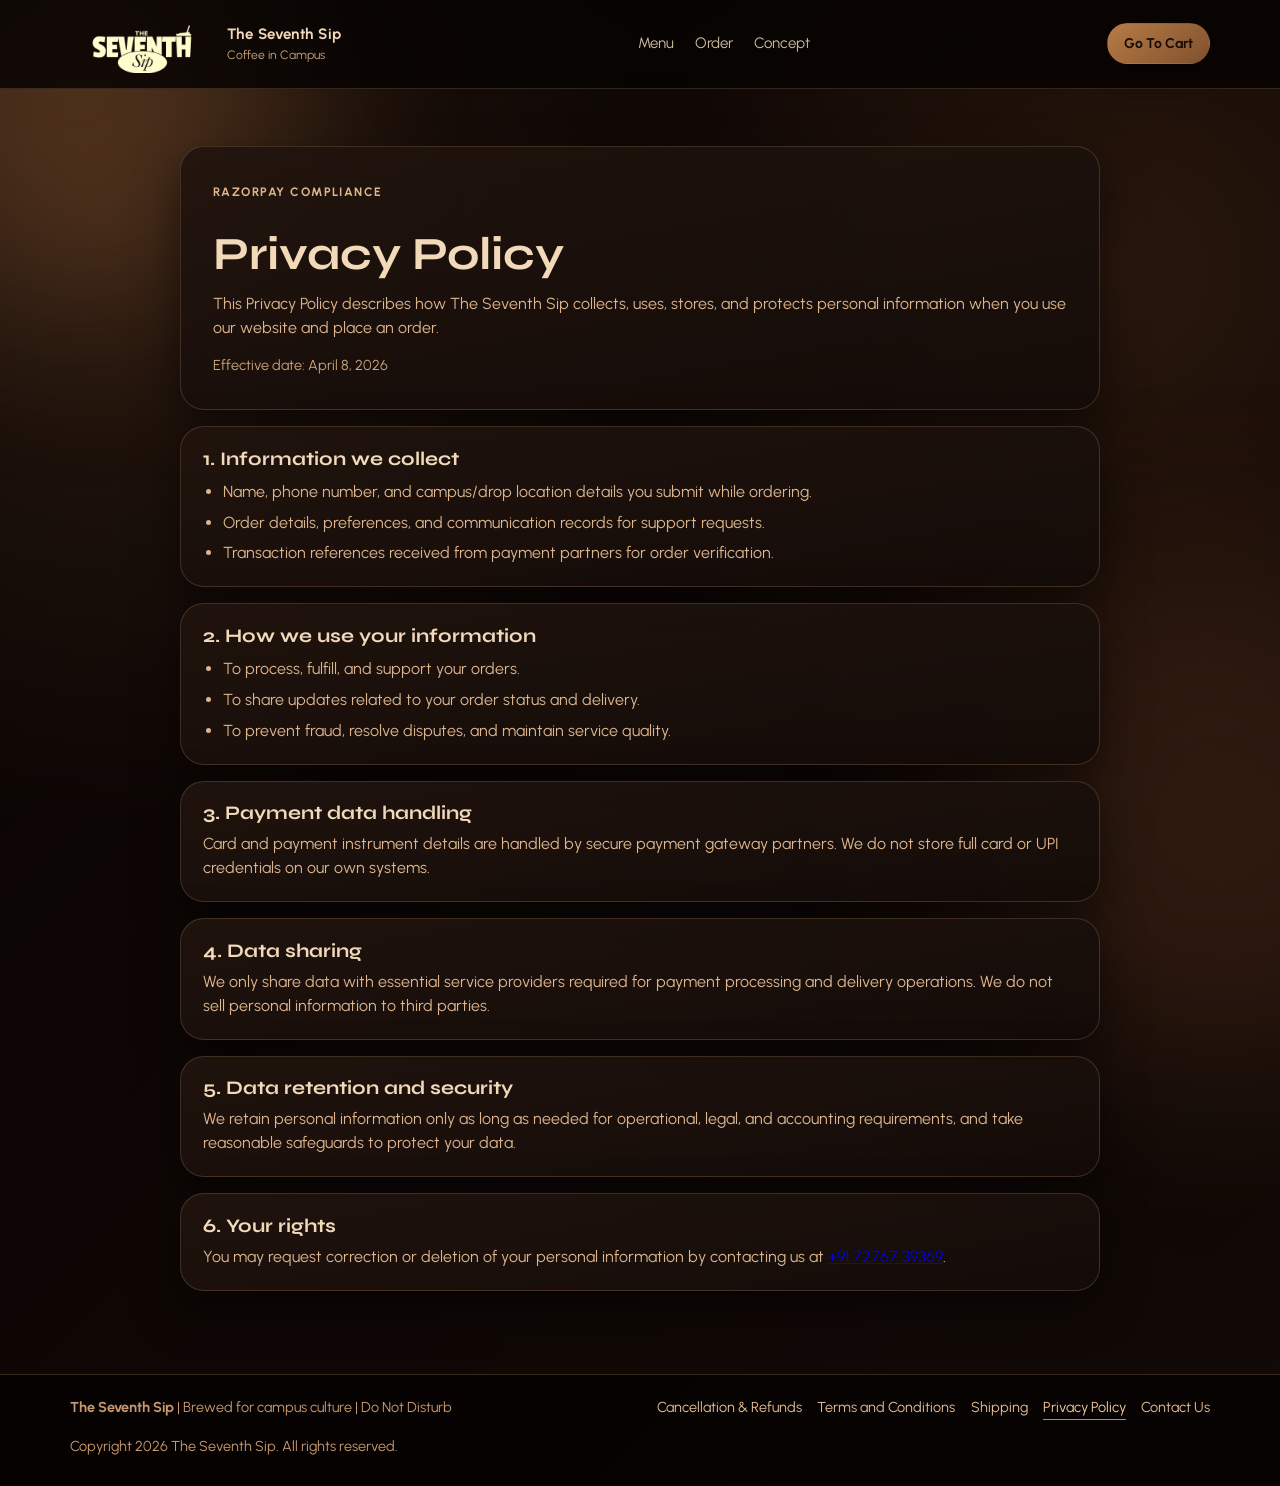
<file: privacy-policy.html>
<!DOCTYPE html>
<html lang="en">

<head>
    <meta charset="UTF-8" />
    <meta name="viewport" content="width=device-width, initial-scale=1.0, shrink-to-fit=no" />

    <title>Privacy Policy | The Seventh Sip</title>
    <meta name="description"
        content="Read The Seventh Sip privacy policy to understand how we collect, process, and protect customer data." />

    <link rel="preconnect" href="https://fonts.googleapis.com" />
    <link rel="preconnect" href="https://fonts.gstatic.com" crossorigin />
    <link
        href="https://fonts.googleapis.com/css2?family=Syne:wght@500;700;800&family=Urbanist:wght@400;500;600;700&display=swap"
        rel="stylesheet" />
    <link rel="stylesheet" href="styles.css" />
    <link rel="shortcut icon" href="images/favicon.ico" type="image/x-icon" />
</head>

<body>
    <div class="bg-blur bg-blur-1" aria-hidden="true"></div>
    <div class="bg-blur bg-blur-2" aria-hidden="true"></div>

    <header class="topbar">
        <div class="container topbar-inner">
            <a href="index.html#home" class="brand" aria-label="The Seventh Sip Home">
                <img src="images/light_logo2.png" alt="The Seventh Sip logo" class="brand-logo" />
                <span class="brand-copy">
                    <strong>The Seventh Sip</strong>
                    <small>Coffee in Campus</small>
                </span>
            </a>

            <nav class="main-nav" aria-label="Main Navigation">
                <a href="index.html#menu">Menu</a>
                <a href="index.html#ordering">Order</a>
                <a href="index.html#concept">Concept</a>
            </nav>

            <a class="btn btn-solid btn-small" href="index.html#ordering">Go To Cart</a>
        </div>
    </header>

    <main class="policy-page-main">
        <section class="container policy-stack">
            <article class="policy-intro">
                <p class="eyebrow">Razorpay Compliance</p>
                <h1>Privacy Policy</h1>
                <p>
                    This Privacy Policy describes how The Seventh Sip collects, uses, stores, and protects personal
                    information when you use our website and place an order.
                </p>
                <p class="policy-meta">Effective date: April 8, 2026</p>
            </article>

            <article class="policy-card">
                <h2>1. Information we collect</h2>
                <ul>
                    <li>Name, phone number, and campus/drop location details you submit while ordering.</li>
                    <li>Order details, preferences, and communication records for support requests.</li>
                    <li>Transaction references received from payment partners for order verification.</li>
                </ul>
            </article>

            <article class="policy-card">
                <h2>2. How we use your information</h2>
                <ul>
                    <li>To process, fulfill, and support your orders.</li>
                    <li>To share updates related to your order status and delivery.</li>
                    <li>To prevent fraud, resolve disputes, and maintain service quality.</li>
                </ul>
            </article>

            <article class="policy-card">
                <h2>3. Payment data handling</h2>
                <p>
                    Card and payment instrument details are handled by secure payment gateway partners. We do not store
                    full card or UPI credentials on our own systems.
                </p>
            </article>

            <article class="policy-card">
                <h2>4. Data sharing</h2>
                <p>
                    We only share data with essential service providers required for payment processing and delivery
                    operations. We do not sell personal information to third parties.
                </p>
            </article>

            <article class="policy-card">
                <h2>5. Data retention and security</h2>
                <p>
                    We retain personal information only as long as needed for operational, legal, and accounting
                    requirements, and take reasonable safeguards to protect your data.
                </p>
            </article>

            <article class="policy-card">
                <h2>6. Your rights</h2>
                <p>
                    You may request correction or deletion of your personal information by contacting us at
                    <a href="tel:+917276739369">+91 72767 39369</a>.
                </p>
            </article>
        </section>
    </main>

    <footer class="site-footer">
        <div class="container footer-inner">
            <p><strong>The Seventh Sip</strong> | Brewed for campus culture | Do Not Disturb</p>

            <nav class="footer-links" aria-label="Legal and support pages">
                <a href="cancellation-refunds.html">Cancellation &amp; Refunds</a>
                <a href="terms-and-conditions.html">Terms and Conditions</a>
                <a href="shipping.html">Shipping</a>
                <a href="privacy-policy.html" aria-current="page">Privacy Policy</a>
                <a href="contact-us.html">Contact Us</a>
            </nav>

            <p>Copyright <span id="year"></span> The Seventh Sip. All rights reserved.</p>
        </div>
    </footer>

    <script>
        const yearElement = document.getElementById("year");
        if (yearElement) {
            yearElement.textContent = String(new Date().getFullYear());
        }
    </script>
</body>

</html>
</file>
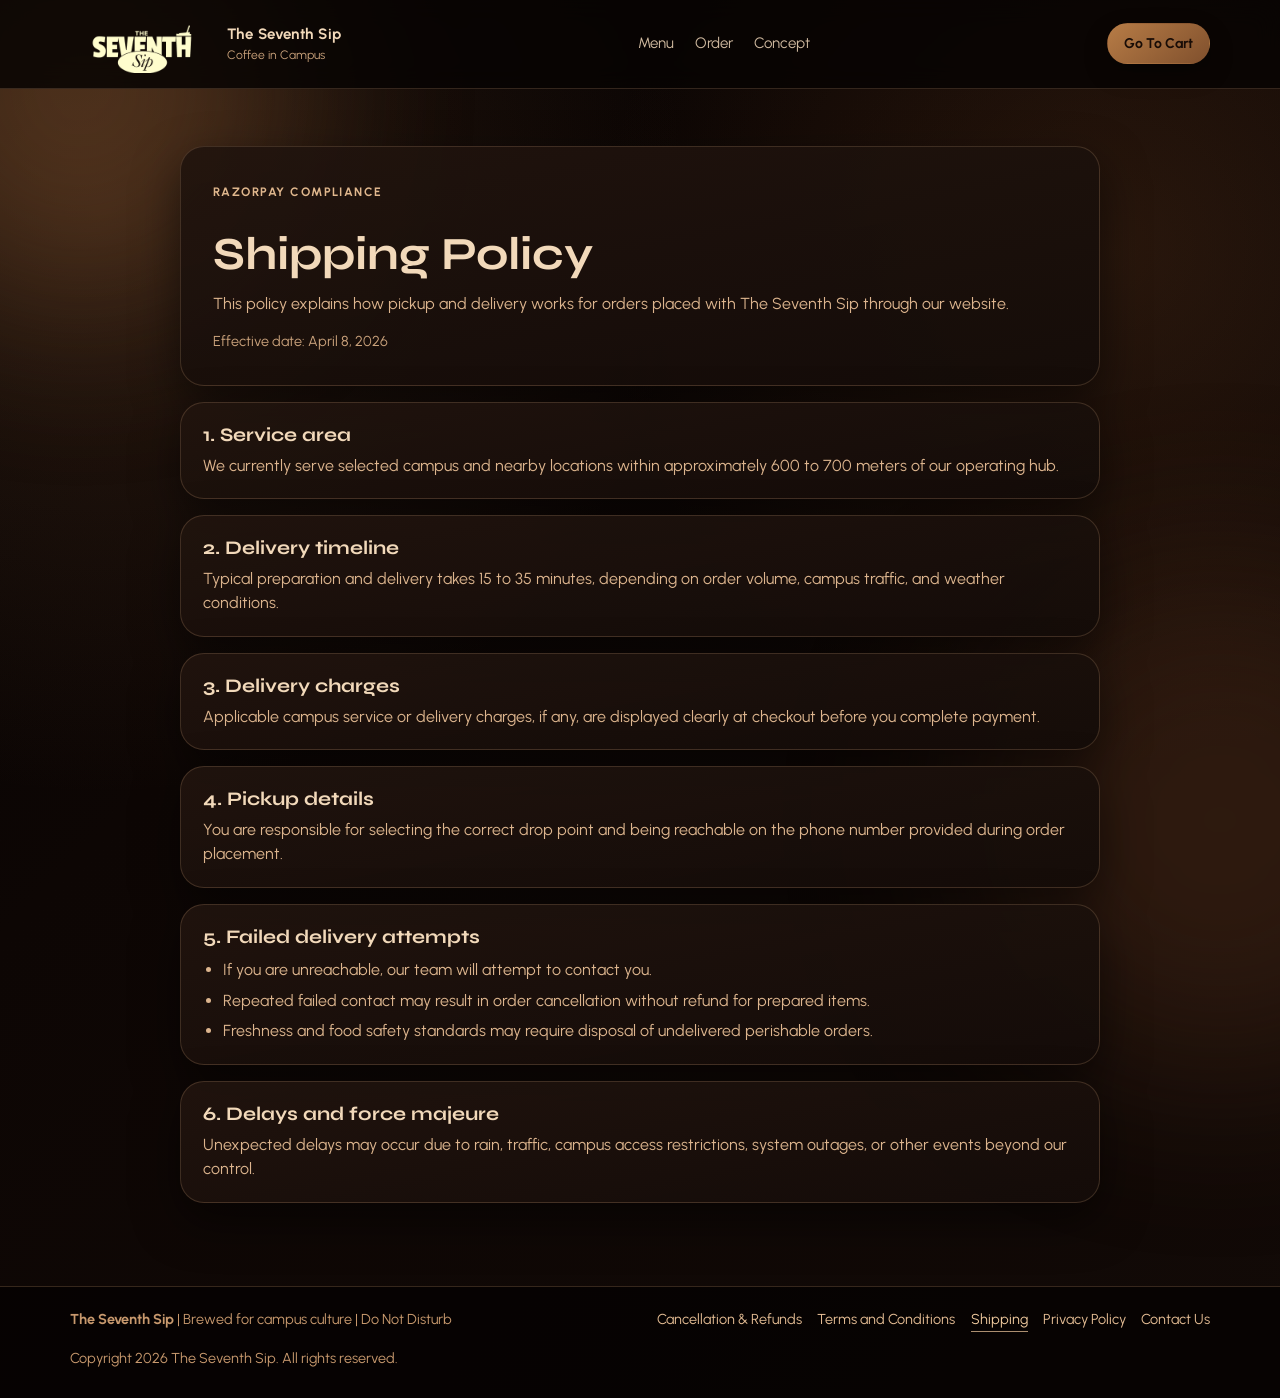
<file: shipping.html>
<!DOCTYPE html>
<html lang="en">

<head>
    <meta charset="UTF-8" />
    <meta name="viewport" content="width=device-width, initial-scale=1.0, shrink-to-fit=no" />

    <title>Shipping Policy | The Seventh Sip</title>
    <meta name="description"
        content="Read The Seventh Sip shipping and delivery policy for campus orders and local service availability." />

    <link rel="preconnect" href="https://fonts.googleapis.com" />
    <link rel="preconnect" href="https://fonts.gstatic.com" crossorigin />
    <link
        href="https://fonts.googleapis.com/css2?family=Syne:wght@500;700;800&family=Urbanist:wght@400;500;600;700&display=swap"
        rel="stylesheet" />
    <link rel="stylesheet" href="styles.css" />
    <link rel="shortcut icon" href="images/favicon.ico" type="image/x-icon" />
</head>

<body>
    <div class="bg-blur bg-blur-1" aria-hidden="true"></div>
    <div class="bg-blur bg-blur-2" aria-hidden="true"></div>

    <header class="topbar">
        <div class="container topbar-inner">
            <a href="index.html#home" class="brand" aria-label="The Seventh Sip Home">
                <img src="images/light_logo2.png" alt="The Seventh Sip logo" class="brand-logo" />
                <span class="brand-copy">
                    <strong>The Seventh Sip</strong>
                    <small>Coffee in Campus</small>
                </span>
            </a>

            <nav class="main-nav" aria-label="Main Navigation">
                <a href="index.html#menu">Menu</a>
                <a href="index.html#ordering">Order</a>
                <a href="index.html#concept">Concept</a>
            </nav>

            <a class="btn btn-solid btn-small" href="index.html#ordering">Go To Cart</a>
        </div>
    </header>

    <main class="policy-page-main">
        <section class="container policy-stack">
            <article class="policy-intro">
                <p class="eyebrow">Razorpay Compliance</p>
                <h1>Shipping Policy</h1>
                <p>
                    This policy explains how pickup and delivery works for orders placed with The Seventh Sip through
                    our website.
                </p>
                <p class="policy-meta">Effective date: April 8, 2026</p>
            </article>

            <article class="policy-card">
                <h2>1. Service area</h2>
                <p>
                    We currently serve selected campus and nearby locations within approximately 600 to 700 meters of
                    our operating hub.
                </p>
            </article>

            <article class="policy-card">
                <h2>2. Delivery timeline</h2>
                <p>
                    Typical preparation and delivery takes 15 to 35 minutes, depending on order volume, campus traffic,
                    and weather conditions.
                </p>
            </article>

            <article class="policy-card">
                <h2>3. Delivery charges</h2>
                <p>
                    Applicable campus service or delivery charges, if any, are displayed clearly at checkout before you
                    complete payment.
                </p>
            </article>

            <article class="policy-card">
                <h2>4. Pickup details</h2>
                <p>
                    You are responsible for selecting the correct drop point and being reachable on the phone number
                    provided during order placement.
                </p>
            </article>

            <article class="policy-card">
                <h2>5. Failed delivery attempts</h2>
                <ul>
                    <li>If you are unreachable, our team will attempt to contact you.</li>
                    <li>Repeated failed contact may result in order cancellation without refund for prepared items.</li>
                    <li>Freshness and food safety standards may require disposal of undelivered perishable orders.</li>
                </ul>
            </article>

            <article class="policy-card">
                <h2>6. Delays and force majeure</h2>
                <p>
                    Unexpected delays may occur due to rain, traffic, campus access restrictions, system outages, or
                    other events beyond our control.
                </p>
            </article>
        </section>
    </main>

    <footer class="site-footer">
        <div class="container footer-inner">
            <p><strong>The Seventh Sip</strong> | Brewed for campus culture | Do Not Disturb</p>

            <nav class="footer-links" aria-label="Legal and support pages">
                <a href="cancellation-refunds.html">Cancellation &amp; Refunds</a>
                <a href="terms-and-conditions.html">Terms and Conditions</a>
                <a href="shipping.html" aria-current="page">Shipping</a>
                <a href="privacy-policy.html">Privacy Policy</a>
                <a href="contact-us.html">Contact Us</a>
            </nav>

            <p>Copyright <span id="year"></span> The Seventh Sip. All rights reserved.</p>
        </div>
    </footer>

    <script>
        const yearElement = document.getElementById("year");
        if (yearElement) {
            yearElement.textContent = String(new Date().getFullYear());
        }
    </script>
</body>

</html>
</file>
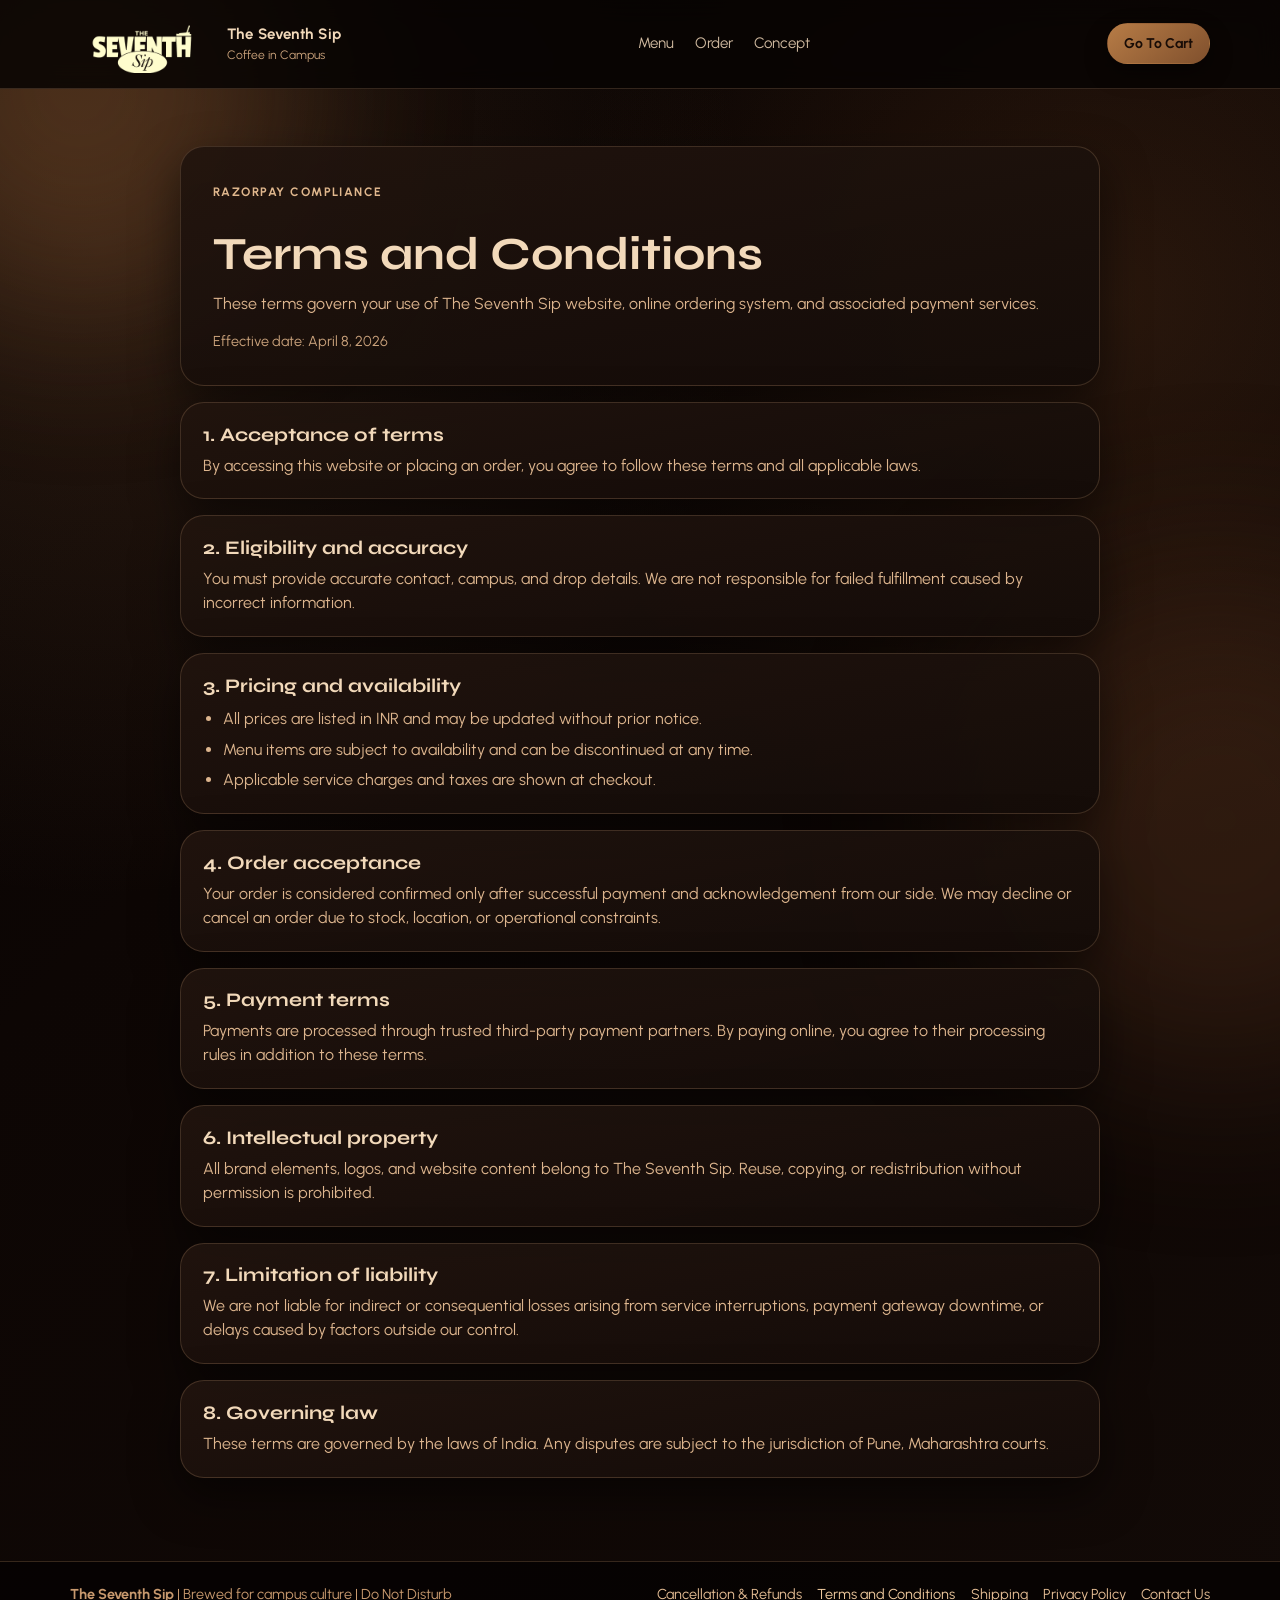
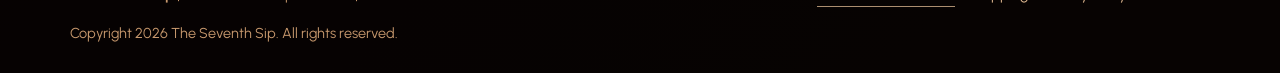
<file: terms-and-conditions.html>
<!DOCTYPE html>
<html lang="en">

<head>
    <meta charset="UTF-8" />
    <meta name="viewport" content="width=device-width, initial-scale=1.0, shrink-to-fit=no" />

    <title>Terms and Conditions | The Seventh Sip</title>
    <meta name="description"
        content="Read The Seventh Sip terms and conditions for using our campus ordering and payment services." />

    <link rel="preconnect" href="https://fonts.googleapis.com" />
    <link rel="preconnect" href="https://fonts.gstatic.com" crossorigin />
    <link
        href="https://fonts.googleapis.com/css2?family=Syne:wght@500;700;800&family=Urbanist:wght@400;500;600;700&display=swap"
        rel="stylesheet" />
    <link rel="stylesheet" href="styles.css" />
    <link rel="shortcut icon" href="images/favicon.ico" type="image/x-icon" />
</head>

<body>
    <div class="bg-blur bg-blur-1" aria-hidden="true"></div>
    <div class="bg-blur bg-blur-2" aria-hidden="true"></div>

    <header class="topbar">
        <div class="container topbar-inner">
            <a href="index.html#home" class="brand" aria-label="The Seventh Sip Home">
                <img src="images/light_logo2.png" alt="The Seventh Sip logo" class="brand-logo" />
                <span class="brand-copy">
                    <strong>The Seventh Sip</strong>
                    <small>Coffee in Campus</small>
                </span>
            </a>

            <nav class="main-nav" aria-label="Main Navigation">
                <a href="index.html#menu">Menu</a>
                <a href="index.html#ordering">Order</a>
                <a href="index.html#concept">Concept</a>
            </nav>

            <a class="btn btn-solid btn-small" href="index.html#ordering">Go To Cart</a>
        </div>
    </header>

    <main class="policy-page-main">
        <section class="container policy-stack">
            <article class="policy-intro">
                <p class="eyebrow">Razorpay Compliance</p>
                <h1>Terms and Conditions</h1>
                <p>
                    These terms govern your use of The Seventh Sip website, online ordering system, and associated
                    payment services.
                </p>
                <p class="policy-meta">Effective date: April 8, 2026</p>
            </article>

            <article class="policy-card">
                <h2>1. Acceptance of terms</h2>
                <p>
                    By accessing this website or placing an order, you agree to follow these terms and all applicable
                    laws.
                </p>
            </article>

            <article class="policy-card">
                <h2>2. Eligibility and accuracy</h2>
                <p>
                    You must provide accurate contact, campus, and drop details. We are not responsible for failed
                    fulfillment caused by incorrect information.
                </p>
            </article>

            <article class="policy-card">
                <h2>3. Pricing and availability</h2>
                <ul>
                    <li>All prices are listed in INR and may be updated without prior notice.</li>
                    <li>Menu items are subject to availability and can be discontinued at any time.</li>
                    <li>Applicable service charges and taxes are shown at checkout.</li>
                </ul>
            </article>

            <article class="policy-card">
                <h2>4. Order acceptance</h2>
                <p>
                    Your order is considered confirmed only after successful payment and acknowledgement from our side.
                    We may decline or cancel an order due to stock, location, or operational constraints.
                </p>
            </article>

            <article class="policy-card">
                <h2>5. Payment terms</h2>
                <p>
                    Payments are processed through trusted third-party payment partners. By paying online, you agree to
                    their processing rules in addition to these terms.
                </p>
            </article>

            <article class="policy-card">
                <h2>6. Intellectual property</h2>
                <p>
                    All brand elements, logos, and website content belong to The Seventh Sip. Reuse, copying, or
                    redistribution without permission is prohibited.
                </p>
            </article>

            <article class="policy-card">
                <h2>7. Limitation of liability</h2>
                <p>
                    We are not liable for indirect or consequential losses arising from service interruptions, payment
                    gateway downtime, or delays caused by factors outside our control.
                </p>
            </article>

            <article class="policy-card">
                <h2>8. Governing law</h2>
                <p>
                    These terms are governed by the laws of India. Any disputes are subject to the jurisdiction of
                    Pune, Maharashtra courts.
                </p>
            </article>
        </section>
    </main>

    <footer class="site-footer">
        <div class="container footer-inner">
            <p><strong>The Seventh Sip</strong> | Brewed for campus culture | Do Not Disturb</p>

            <nav class="footer-links" aria-label="Legal and support pages">
                <a href="cancellation-refunds.html">Cancellation &amp; Refunds</a>
                <a href="terms-and-conditions.html" aria-current="page">Terms and Conditions</a>
                <a href="shipping.html">Shipping</a>
                <a href="privacy-policy.html">Privacy Policy</a>
                <a href="contact-us.html">Contact Us</a>
            </nav>

            <p>Copyright <span id="year"></span> The Seventh Sip. All rights reserved.</p>
        </div>
    </footer>

    <script>
        const yearElement = document.getElementById("year");
        if (yearElement) {
            yearElement.textContent = String(new Date().getFullYear());
        }
    </script>
</body>

</html>
</file>
<file: styles.css>
:root {
  --bg-main: #050303;
  --bg-layer: #120a07;
  --panel: #1c120d;
  --panel-deep: #27170f;
  --line: rgba(222, 177, 131, 0.2);
  --text-main: #f2d9ba;
  --text-soft: #cba37c;
  --accent: #9a6236;
  --accent-soft: #7b4b28;
  --shadow: rgba(0, 0, 0, 0.5);
  --radius-lg: 24px;
  --radius-md: 16px;
  --radius-sm: 12px;
}

* {
  box-sizing: border-box;
}

html {
  scroll-behavior: smooth;
}

body {
  margin: 0;
  min-height: 100vh;
  font-family: "Urbanist", sans-serif;
  color: var(--text-main);
  background:
    radial-gradient(circle at 8% 15%, rgba(138, 89, 54, 0.24), transparent 35%),
    radial-gradient(circle at 87% 18%, rgba(110, 64, 32, 0.28), transparent 32%),
    linear-gradient(135deg, #050303 0%, #0d0604 35%, #120a07 100%);
  line-height: 1.5;
  overflow-x: hidden;
}

#dropSpotContainer,
.locationAccess {
  display: none;
}

body.has-floating-cart {
  padding-bottom: 6.4rem;
}

body::after {
  content: "";
  position: fixed;
  inset: 0;
  pointer-events: none;
  background-image:
    linear-gradient(rgba(255, 255, 255, 0.015) 1px, transparent 1px),
    linear-gradient(90deg, rgba(255, 255, 255, 0.015) 1px, transparent 1px);
  background-size: 28px 28px;
  opacity: 0.35;
  z-index: -5;
}

.bg-blur {
  position: fixed;
  border-radius: 50%;
  filter: blur(95px);
  opacity: 0.38;
  z-index: -4;
  pointer-events: none;
}

.bg-blur-1 {
  width: 420px;
  height: 420px;
  background: #9a6236;
  top: -120px;
  left: -130px;
}

.bg-blur-2 {
  width: 500px;
  height: 500px;
  background: #5f371f;
  right: -190px;
  bottom: -170px;
}

.container {
  width: min(1140px, calc(100% - 2.6rem));
  margin: 0 auto;
}

.section {
  padding: 5.2rem 0;
}

.topbar {
  position: sticky;
  top: 0;
  z-index: 20;
  -webkit-backdrop-filter: blur(12px);
  backdrop-filter: blur(12px);
  background: rgba(8, 4, 3, 0.85);
  border-bottom: 1px solid var(--line);
}

.topbar-inner {
  display: flex;
  align-items: center;
  justify-content: space-between;
  gap: 1rem;
  padding: 0.9rem 0;
}

.brand {
  display: inline-flex;
  align-items: center;
  gap: 0.8rem;
  color: inherit;
  text-decoration: none;
}

.brand-logo {
  width: 9rem;
  aspect-ratio: 2.45 / 1;
  object-fit: cover;
  object-position: center;
  display: block;
}

.brand-copy {
  display: grid;
  gap: 0.05rem;
}

.brand-copy strong {
  font-size: 0.94rem;
  letter-spacing: 0.03em;
}

.brand-copy small {
  font-size: 0.76rem;
  color: var(--text-soft);
}

.main-nav {
  display: flex;
  align-items: center;
  gap: 1.3rem;
}

.main-nav a {
  color: var(--text-main);
  text-decoration: none;
  font-size: 0.94rem;
  opacity: 0.86;
  transition: opacity 0.2s ease;
}

.main-nav a:hover {
  opacity: 1;
}

.btn {
  border: 1px solid transparent;
  border-radius: 999px;
  padding: 0.72rem 1.25rem;
  font: inherit;
  font-weight: 700;
  letter-spacing: 0.01em;
  cursor: pointer;
  transition: transform 0.25s ease, box-shadow 0.25s ease, background 0.25s ease;
  text-decoration: none;
  display: inline-flex;
  align-items: center;
  justify-content: center;
}

.btn:hover {
  transform: translateY(-2px);
}

.btn-small {
  padding: 0.55rem 1rem;
  font-size: 0.88rem;
}

.btn-solid {
  background: linear-gradient(140deg, #b77c46, #80502d);
  color: #180c06;
  box-shadow: 0 10px 24px rgba(0, 0, 0, 0.3);
}

.hero-actions a[href="#bites"] {
  background: rgba(77, 193, 77, 0.62);
  color: #081c15;
}

.hero-actions a[href="#fries"] {
  background: #d9c829;
  color: #2f2500;
}

.btn-ghost {
  border-color: rgba(198, 148, 103, 0.45);
  color: var(--text-main);
  background: rgba(37, 22, 15, 0.7);
}

h1,
h2,
h3,
h4 {
  margin: 0;
  font-family: "Syne", sans-serif;
  line-height: 1.1;
}

p {
  margin: 0;
  color: #ddb58e;
}

.eyebrow {
  display: inline-block;
  text-transform: uppercase;
  letter-spacing: 0.12em;
  font-size: 0.76rem;
  font-weight: 700;
  color: #e1b88e;
  margin-bottom: 1rem;
}

.hero {
  padding-top: 4rem;
}

.hero-grid {
  display: grid;
  grid-template-columns: 1.15fr 0.85fr;
  gap: 1.6rem;
  align-items: stretch;
}

.hero-copy,
.hero-panel,
.concept-card,
.menu-card,
.cart-panel,
.order-form,
.campus-map,
.point-card {
  background: linear-gradient(170deg, rgba(33, 20, 14, 0.92), rgba(20, 12, 9, 0.94));
  border: 1px solid var(--line);
  border-radius: var(--radius-lg);
  box-shadow: 0 18px 45px var(--shadow);
}

.hero-copy {
  padding: 2.2rem;
}

.hero-copy h1 {
  font-size: clamp(2rem, 4vw, 3.9rem);
  margin-bottom: 1.1rem;
}

.hero-copy h1 span {
  color: #e9b27a;
  display: block;
}

.hero-copy p {
  max-width: 60ch;
}

.hero-actions {
  display: flex;
  flex-wrap: wrap;
  gap: 0.8rem;
  margin: 1.6rem 0 1.8rem;
}

.metric-row {
  margin: 0;
  padding: 0;
  list-style: none;
  display: grid;
  grid-template-columns: repeat(3, minmax(0, 1fr));
  gap: 0.75rem;
}

.metric-row li {
  padding: 0.8rem;
  border-radius: var(--radius-sm);
  background: rgba(10, 6, 5, 0.6);
  border: 1px solid rgba(178, 129, 84, 0.22);
}

.metric-row strong {
  display: block;
  font-size: 1.04rem;
}

.metric-row span {
  color: var(--text-soft);
  font-size: 0.84rem;
}

.metric-link {
  color: inherit;
  text-decoration: none;
}

.metric-link:hover {
  color: var(--text-main);
  text-decoration: underline;
}

.hero-panel {
  padding: 2rem;
  display: grid;
  gap: 1rem;
}

.hero-panel h2 {
  font-size: 1.8rem;
}

.price-ladder {
  margin: 0;
  padding: 0;
  list-style: none;
  display: grid;
  gap: 0.6rem;
}

.price-ladder li {
  display: flex;
  justify-content: space-between;
  align-items: center;
  gap: 1rem;
  border: 1px solid rgba(198, 148, 103, 0.23);
  border-radius: 12px;
  background: rgba(10, 5, 4, 0.66);
  padding: 0.7rem 0.9rem;
}

.price-ladder strong {
  color: #f0bf8d;
}

.hero-note {
  border-left: 3px solid #ba7f49;
  padding-left: 0.8rem;
  color: var(--text-soft);
}

.section-head {
  max-width: 720px;
  margin-bottom: 1.7rem;
  display: grid;
  gap: 0.8rem;
}

.section-head h2 {
  font-size: clamp(1.7rem, 3vw, 2.7rem);
}

.concept {
  padding-top: 2rem;
}

.concept-cards {
  display: grid;
  grid-template-columns: repeat(3, minmax(0, 1fr));
  gap: 1rem;
}

.concept-card {
  padding: 1.4rem;
}

.concept-card h3 {
  margin-bottom: 0.7rem;
  font-size: 1.2rem;
}

.menu-grid {
  display: grid;
  grid-template-columns: repeat(4, minmax(0, 1fr));
  gap: 1rem;
}

.menu-card {
  padding: 1.2rem;
  display: grid;
  gap: 0.9rem;
  position: relative;
  isolation: isolate;
  overflow: hidden;
}

.menu-card::before {
  content: "";
  position: absolute;
  inset: auto -25% -65% auto;
  width: 220px;
  height: 220px;
  border-radius: 50%;
  background: radial-gradient(circle, rgba(183, 124, 70, 0.35) 0%, transparent 70%);
  z-index: -1;
}

.menu-card h3 {
  font-size: 1.18rem;
}

.menu-foot {
  display: flex;
  justify-content: space-between;
  align-items: center;
  margin-top: auto;
}

.menu-foot strong {
  font-size: 1.26rem;
  color: #f0bf8c;
}

.add-btn {
  border: 1px solid rgba(198, 148, 103, 0.45);
  background: rgba(26, 15, 10, 0.8);
  color: var(--text-main);
  border-radius: 999px;
  padding: 0.45rem 0.8rem;
  font-weight: 700;
  cursor: pointer;
}

#bitesMenu .menu-card {
  background: linear-gradient(170deg, rgba(9, 42, 31, 0.94), rgba(6, 25, 19, 0.95));
  border-color: rgba(77, 193, 77, 0.42);
}

#bitesMenu .menu-card::before {
  background: radial-gradient(circle, rgba(77, 193, 77, 0.34) 0%, transparent 70%);
}

#bitesMenu .menu-foot strong {
  color: #c1f9c1;
}

#bitesMenu .add-btn {
  border-color: rgba(77, 193, 77, 0.5);
  background: rgba(11, 48, 35, 0.8);
  color: #d5f8d5;
}

#bitesMenu .menu-card:hover {
  border-color: rgba(77, 193, 77, 0.62);
}

#friesMenu .menu-card {
  background: linear-gradient(170deg, rgba(59, 45, 8, 0.94), rgba(29, 22, 4, 0.95));
  border-color: rgba(243, 222, 44, 0.42);
}

#friesMenu .menu-card::before {
  background: radial-gradient(circle, rgba(243, 222, 44, 0.32) 0%, transparent 72%);
}

#friesMenu .menu-foot strong {
  color: #f9ea74;
}

#friesMenu .add-btn {
  border-color: rgba(243, 222, 44, 0.54);
  background: rgba(65, 50, 9, 0.78);
  color: #fff6b8;
}

#friesMenu .menu-card:hover {
  border-color: rgba(243, 222, 44, 0.68);
}

.ordering-layout {
  display: grid;
  grid-template-columns: 0.9fr 1.1fr;
  gap: 1rem;
}

.cart-panel,
.order-form {
  padding: 1.4rem;
}

.cart-panel h3 {
  font-size: 1.4rem;
  margin-bottom: 0.9rem;
}

.cart-items {
  list-style: none;
  margin: 0;
  padding: 0;
  display: grid;
  gap: 0.7rem;
}

.cart-empty {
  color: var(--text-soft);
  font-size: 0.94rem;
  border: 1px dashed rgba(198, 148, 103, 0.32);
  border-radius: 12px;
  padding: 0.85rem;
}

.cart-item {
  border-radius: 12px;
  border: 1px solid rgba(198, 148, 103, 0.25);
  background: rgba(13, 8, 6, 0.66);
  padding: 0.75rem;
  display: flex;
  justify-content: space-between;
  gap: 0.6rem;
}

.cart-item-name {
  font-weight: 700;
  margin-bottom: 0.24rem;
}

.cart-item-meta {
  color: var(--text-soft);
  font-size: 0.84rem;
}

.qty-group {
  display: inline-flex;
  align-items: center;
  gap: 0.45rem;
}

.qty-btn {
  width: 28px;
  height: 28px;
  border-radius: 8px;
  border: 1px solid rgba(198, 148, 103, 0.45);
  background: rgba(24, 14, 10, 0.8);
  color: var(--text-main);
  cursor: pointer;
}

.bill-panel {
  margin-top: 1rem;
  border-top: 1px solid rgba(198, 148, 103, 0.28);
  padding-top: 0.85rem;
  display: grid;
  gap: 0.56rem;
}

.bill-panel div {
  display: flex;
  justify-content: space-between;
  align-items: center;
}

.bill-panel span {
  color: var(--text-soft);
}

.bill-total strong {
  font-size: 1.3rem;
  color: #f0bf8c;
}

.order-form {
  display: grid;
  gap: 0.55rem;
}

.order-form label {
  font-size: 0.9rem;
  font-weight: 600;
  color: #e6be95;
}

.location-access-box {
  border: 1px solid rgba(198, 148, 103, 0.33);
  border-radius: 12px;
  background: rgba(12, 7, 5, 0.72);
  padding: 0.82rem;
  margin-bottom: 0.45rem;
  display: grid;
  gap: 0.6rem;
}

.location-access-box label {
  margin: 0;
  font-size: 0.84rem;
  font-weight: 700;
  color: #efc79e;
}

.location-actions {
  display: flex;
  flex-wrap: wrap;
  gap: 0.5rem;
}

.location-action-btn,
.location-clear-btn {
  padding: 0.44rem 0.86rem;
  font-size: 0.79rem;
  font-weight: 700;
}

.location-action-btn:disabled,
.location-clear-btn:disabled {
  opacity: 0.68;
  cursor: not-allowed;
  transform: none;
}

.location-status {
  margin: 0;
  font-size: 0.82rem;
  color: var(--text-soft);
}

.location-status.is-error {
  color: #f7a895;
}

.location-status.is-success {
  color: #bde5b5;
}

.location-access-box input {
  margin: 0;
}

.order-form input,
.order-form select,
.order-form textarea {
  width: 100%;
  border-radius: 12px;
  border: 1px solid rgba(198, 148, 103, 0.35);
  background: rgba(10, 6, 4, 0.7);
  color: var(--text-main);
  font: inherit;
  padding: 0.7rem 0.78rem;
  margin-bottom: 0.7rem;
}

.order-form input:focus,
.order-form select:focus,
.order-form textarea:focus {
  outline: none;
  border-color: rgba(231, 185, 138, 0.72);
  box-shadow: 0 0 0 3px rgba(189, 130, 80, 0.2);
}

.order-form textarea {
  resize: vertical;
}

.form-hint {
  font-size: 0.84rem;
  color: var(--text-soft);
}

.campus-layout {
  display: grid;
  grid-template-columns: 1.1fr 0.9fr;
  gap: 1rem;
}

.campus-map {
  min-height: 320px;
  padding: 1.4rem;
  position: relative;
  overflow: hidden;
}

.campus-map p {
  max-width: 48ch;
}

.zone-ring {
  position: absolute;
  border-radius: 50%;
  border: 1px solid rgba(210, 162, 117, 0.42);
  animation: pulseRing 3.8s ease-in-out infinite;
}

.zone-ring-1 {
  width: 240px;
  height: 240px;
  right: 2.7rem;
  bottom: 2rem;
}

.zone-ring-2 {
  width: 170px;
  height: 170px;
  right: 6.2rem;
  bottom: 5.5rem;
  animation-delay: 1.2s;
}

.zone-center {
  position: absolute;
  right: 6.9rem;
  bottom: 8.2rem;
  border-radius: 999px;
  background: rgba(25, 14, 9, 0.92);
  border: 1px solid rgba(213, 164, 118, 0.46);
  padding: 0.42rem 0.76rem;
  font-weight: 700;
  font-size: 0.84rem;
  color: #f0bf8c;
}

.campus-points {
  display: grid;
  gap: 0.8rem;
}

.point-card {
  padding: 1rem;
}

.point-card h3 {
  margin-bottom: 0.55rem;
}

.site-footer {
  border-top: 1px solid rgba(198, 148, 103, 0.25);
  padding: 1.4rem 0 1.8rem;
  background: rgba(5, 2, 2, 0.76);
}

.footer-inner {
  display: flex;
  justify-content: space-between;
  gap: 1rem;
  flex-wrap: wrap;
}

.footer-inner p {
  color: #c8996e;
  font-size: 0.9rem;
}

.footer-links {
  display: flex;
  align-items: center;
  flex-wrap: wrap;
  gap: 0.45rem 0.95rem;
}

.footer-links a {
  color: #e6be95;
  text-decoration: none;
  font-size: 0.9rem;
  border-bottom: 1px solid transparent;
  transition: color 0.2s ease, border-color 0.2s ease;
}

.footer-links a:hover,
.footer-links a[aria-current="page"] {
  color: #f1cb9f;
  border-color: rgba(241, 203, 159, 0.7);
}

.policy-page-main {
  padding: 3.6rem 0 5.2rem;
}

.policy-stack {
  max-width: 920px;
  margin: 0 auto;
  display: grid;
  gap: 1rem;
}

.policy-intro,
.policy-card,
.contact-card {
  background: linear-gradient(170deg, rgba(33, 20, 14, 0.92), rgba(20, 12, 9, 0.94));
  border: 1px solid var(--line);
  border-radius: var(--radius-lg);
  box-shadow: 0 18px 45px var(--shadow);
}

.policy-intro {
  padding: 2rem;
}

.policy-intro h1 {
  margin: 0.75rem 0;
  font-size: clamp(1.8rem, 3.6vw, 3rem);
}

.policy-meta {
  margin-top: 0.95rem;
  color: var(--text-soft);
  font-size: 0.9rem;
}

.policy-card {
  padding: 1.3rem 1.4rem;
  display: grid;
  gap: 0.55rem;
}

.policy-card h2 {
  font-size: 1.2rem;
}

.policy-card ul {
  margin: 0.15rem 0 0;
  padding-left: 1.2rem;
  color: #ddb58e;
}

.policy-card li+li {
  margin-top: 0.42rem;
}

.contact-grid {
  display: grid;
  grid-template-columns: repeat(3, minmax(0, 1fr));
  gap: 1rem;
}

.contact-card {
  padding: 1.2rem;
  display: grid;
  gap: 0.55rem;
}

.contact-card h2 {
  font-size: 1.14rem;
}

.contact-card a {
  color: #f1c794;
  text-decoration: none;
  word-break: break-word;
}

.contact-card a:hover {
  text-decoration: underline;
}

.floating-cart-bar {
  position: fixed;
  left: 50%;
  bottom: 0.9rem;
  transform: translate(-50%, calc(100% + 1.1rem));
  opacity: 0;
  pointer-events: none;
  width: min(620px, calc(100% - 1.3rem));
  border-radius: 14px;
  border: 1px solid rgba(208, 160, 115, 0.42);
  background: linear-gradient(145deg, rgba(27, 16, 11, 0.96), rgba(12, 7, 5, 0.96));
  box-shadow: 0 18px 46px rgba(0, 0, 0, 0.45);
  display: flex;
  align-items: center;
  justify-content: space-between;
  gap: 0.8rem;
  padding: 0.6rem 0.6rem 0.6rem 0.9rem;
  transition: transform 0.25s ease, opacity 0.25s ease;
  z-index: 45;
}

.floating-cart-bar.show {
  transform: translate(-50%, 0);
  opacity: 1;
  pointer-events: auto;
}

.floating-cart-meta {
  display: grid;
  gap: 0.1rem;
}

#floatingCartCount {
  color: var(--text-soft);
  font-size: 0.82rem;
  font-weight: 600;
}

#floatingCartTotal {
  color: #f0bf8c;
  font-size: 1.05rem;
}

.floating-cart-cta {
  text-decoration: none;
  border-radius: 999px;
  border: 1px solid rgba(183, 124, 70, 0.35);
  background: linear-gradient(140deg, #b77c46, #80502d);
  color: #180c06;
  font-weight: 800;
  letter-spacing: 0.01em;
  padding: 0.62rem 1.05rem;
  display: inline-flex;
  align-items: center;
  justify-content: center;
  transition: transform 0.2s ease;
}

.floating-cart-cta:hover {
  transform: translateY(-1px);
}

.modal {
  position: fixed;
  inset: 0;
  background: rgba(0, 0, 0, 0.65);
  display: none;
  align-items: center;
  justify-content: center;
  padding: 1rem;
  z-index: 50;
}

.modal.show {
  display: flex;
}

.modal-content {
  width: min(760px, 100%);
  border-radius: var(--radius-md);
  border: 1px solid rgba(198, 148, 103, 0.35);
  background: linear-gradient(160deg, #1f130d, #120a07);
  padding: 1.2rem;
  box-shadow: 0 24px 56px rgba(0, 0, 0, 0.55);
}

.modal-content h3 {
  margin-bottom: 0.4rem;
}

.addon-modal-content {
  width: min(560px, 100%);
}

.add-on-intro {
  color: var(--text-soft);
}

.add-on-intro strong {
  color: #f0bf8c;
}

.add-on-form {
  margin-top: 1rem;
  display: grid;
  gap: 1rem;
}

.add-on-list {
  display: grid;
  gap: 0.65rem;
}

.add-on-item {
  display: flex;
  align-items: center;
  gap: 0.7rem;
  border: 1px solid rgba(198, 148, 103, 0.3);
  border-radius: 12px;
  padding: 0.68rem 0.8rem;
  background: rgba(12, 8, 6, 0.72);
  cursor: pointer;
}

.add-on-item input {
  margin: 0;
  width: 1rem;
  height: 1rem;
  accent-color: #b77c46;
}

.add-on-item span {
  display: flex;
  justify-content: space-between;
  width: 100%;
  color: var(--text-main);
  font-weight: 600;
}

.add-on-item em {
  color: var(--text-soft);
  font-style: normal;
}

#orderPreview {
  margin: 0.9rem 0;
  border-radius: 12px;
  background: rgba(8, 5, 4, 0.85);
  border: 1px solid rgba(198, 148, 103, 0.25);
  color: #f1cb9f;
  padding: 0.9rem;
  max-height: 260px;
  overflow: auto;
  white-space: pre-wrap;
  font-family: "Urbanist", sans-serif;
}

.modal-actions {
  display: flex;
  gap: 0.6rem;
  flex-wrap: wrap;
}

.reveal {
  opacity: 0;
  transform: translateY(28px) scale(0.98);
  transition: transform 0.7s ease, opacity 0.7s ease;
}

.reveal.visible {
  opacity: 1;
  transform: translateY(0) scale(1);
}

.menu-card,
.concept-card,
.point-card,
.hero-panel,
.hero-copy,
.cart-panel,
.order-form,
.campus-map {
  transition: transform 0.25s ease, border-color 0.25s ease;
}

.menu-card:hover,
.concept-card:hover,
.point-card:hover,
.hero-panel:hover,
.hero-copy:hover,
.cart-panel:hover,
.order-form:hover,
.campus-map:hover {
  transform: translateY(-4px);
  border-color: rgba(223, 179, 135, 0.48);
}

@keyframes pulseRing {

  0%,
  100% {
    transform: scale(1);
    opacity: 0.45;
  }

  50% {
    transform: scale(1.08);
    opacity: 0.85;
  }
}

@media (max-width: 1020px) {
  .main-nav {
    display: none;
  }

  .hero-grid,
  .ordering-layout,
  .campus-layout,
  .concept-cards {
    grid-template-columns: 1fr;
  }

  .menu-grid {
    grid-template-columns: repeat(2, minmax(0, 1fr));
  }

  .contact-grid {
    grid-template-columns: repeat(2, minmax(0, 1fr));
  }

  .zone-ring-1 {
    right: 1.2rem;
  }

  .zone-ring-2 {
    right: 4.6rem;
  }

  .zone-center {
    right: 5.4rem;
  }
}

@media (max-width: 680px) {
  body.has-floating-cart {
    padding-bottom: 7.2rem;
  }

  .section {
    padding: 4.1rem 0;
  }

  .container {
    width: min(1140px, calc(100% - 1.5rem));
  }

  .topbar-inner {
    gap: 0.6rem;
  }

  .brand-logo {
    width: 8rem;
  }

  .brand-copy strong {
    font-size: 0.85rem;
  }

  .btn-small {
    font-size: 0.8rem;
  }

  .hero-copy,
  .hero-panel,
  .concept-card,
  .menu-card,
  .cart-panel,
  .order-form,
  .campus-map,
  .point-card,
  .policy-intro,
  .policy-card,
  .contact-card,
  .modal-content {
    border-radius: 18px;
  }

  .policy-page-main {
    padding: 2.6rem 0 4.2rem;
  }

  .policy-intro {
    padding: 1.45rem;
  }

  .policy-card,
  .contact-card {
    padding: 1rem;
  }

  .footer-links {
    gap: 0.4rem 0.75rem;
  }

  .contact-grid {
    grid-template-columns: 1fr;
  }

  .hero-copy {
    padding: 1.4rem;
  }

  .metric-row {
    grid-template-columns: 1fr;
  }

  .menu-grid {
    grid-template-columns: 1fr;
  }

  .zone-ring-1 {
    width: 190px;
    height: 190px;
    right: 1.1rem;
    bottom: 1rem;
  }

  .zone-ring-2 {
    width: 135px;
    height: 135px;
    right: 3.1rem;
    bottom: 3.4rem;
  }

  .zone-center {
    right: 3.5rem;
    bottom: 5rem;
    font-size: 0.73rem;
  }

  .floating-cart-bar {
    width: calc(100% - 1rem);
    bottom: 0.5rem;
    padding: 0.55rem;
    gap: 0.55rem;
  }

  #floatingCartCount {
    font-size: 0.76rem;
  }

  #floatingCartTotal {
    font-size: 0.96rem;
  }

  .floating-cart-cta {
    padding: 0.56rem 0.88rem;
    font-size: 0.8rem;
  }

  .location-actions {
    flex-direction: column;
  }

  .location-action-btn,
  .location-clear-btn {
    width: 100%;
  }
}
</file>
